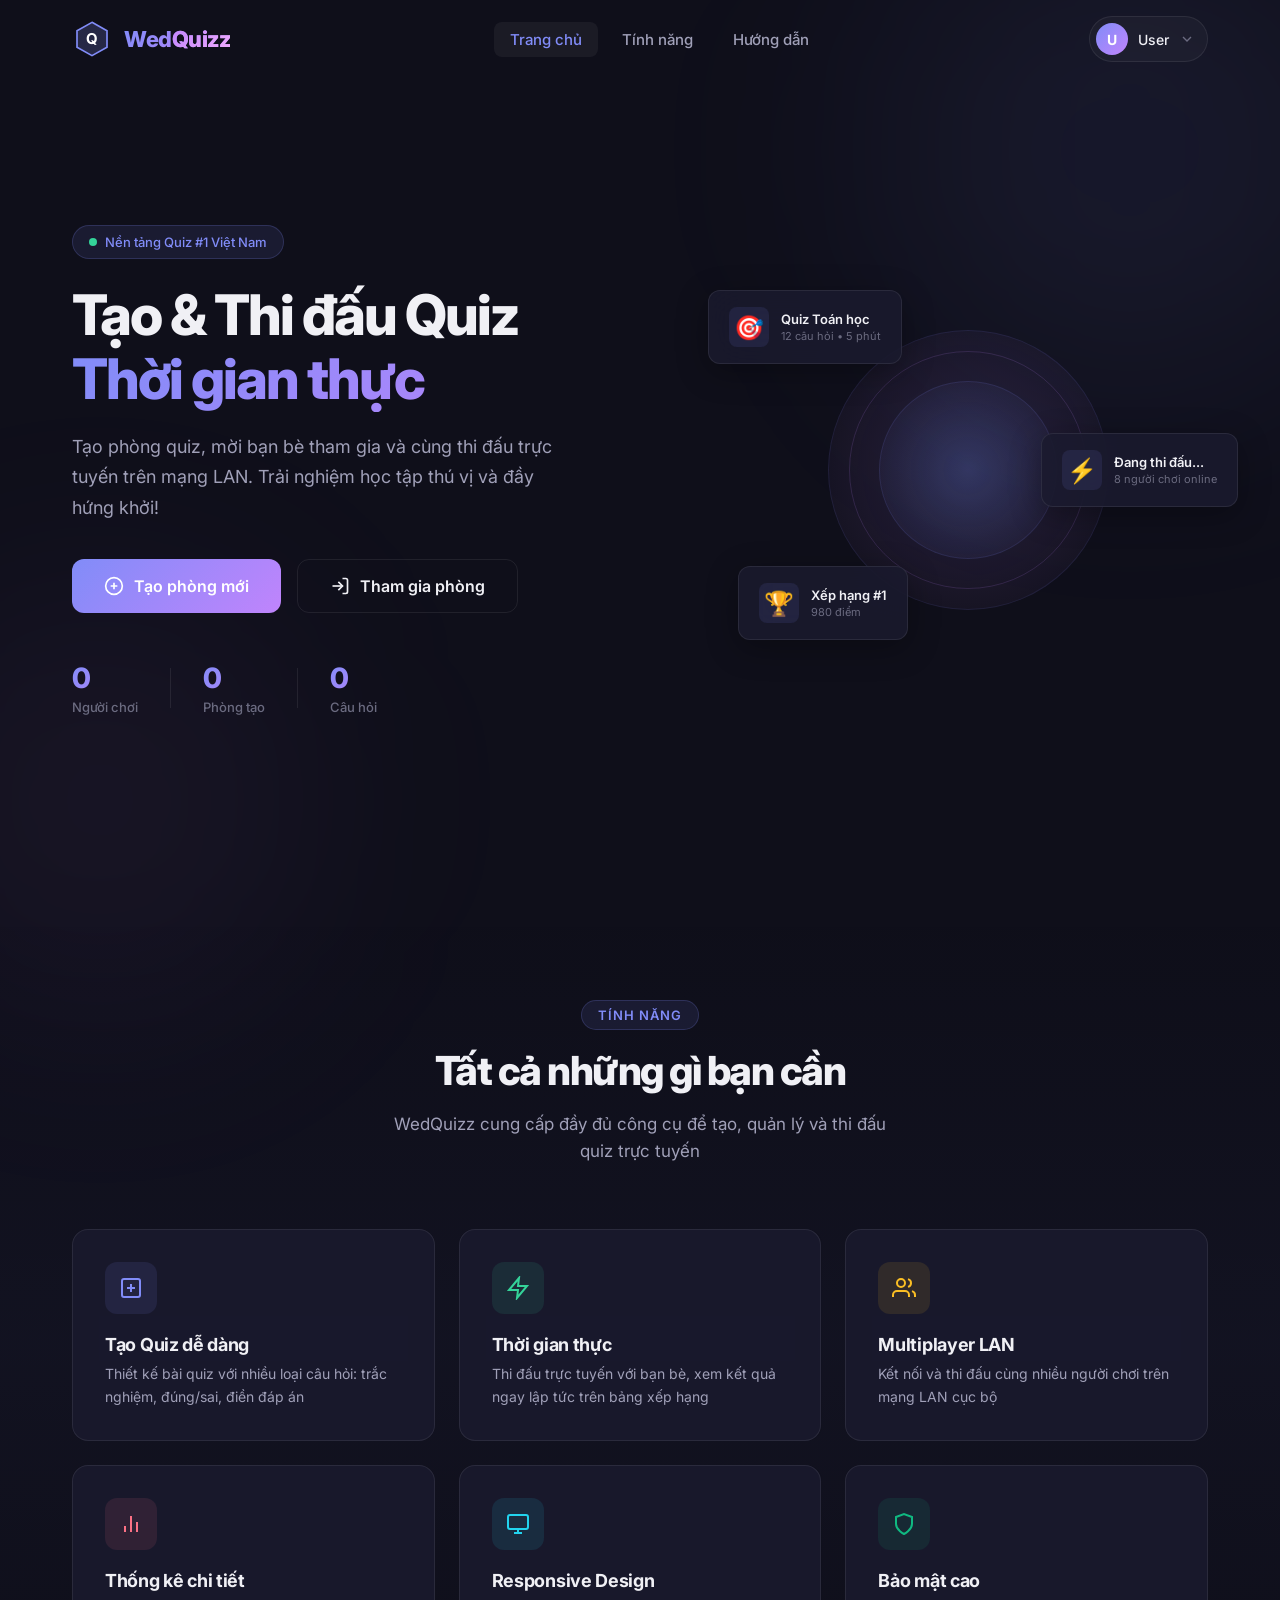
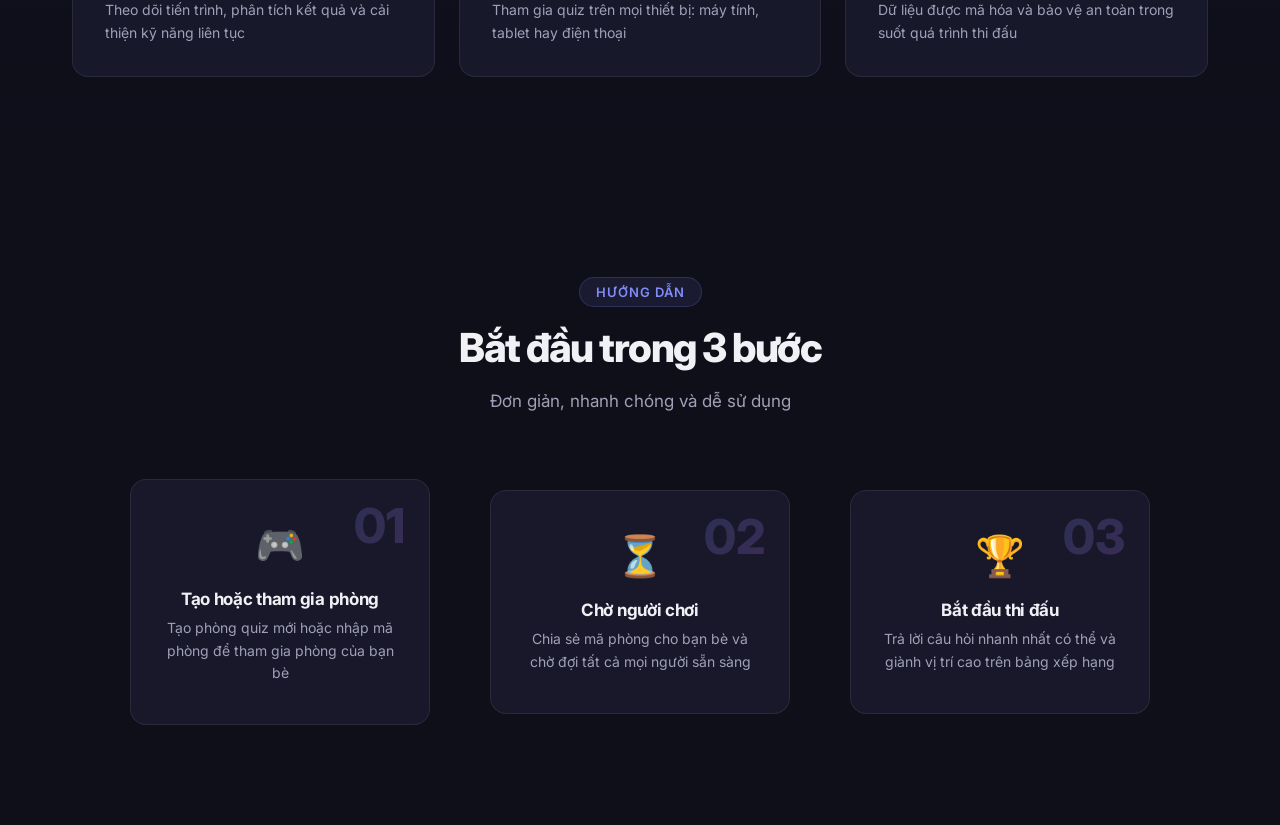
<file: Homepage/Homepage.html>
﻿<!DOCTYPE html>
<html lang="vi">
<head>
    <meta charset="UTF-8">
    <meta name="viewport" content="width=device-width, initial-scale=1.0">
    <meta name="description" content="WedQuizz - Trang chủ ứng dụng Quiz trực tuyến thời gian thực">
    <title>WedQuizz - Trang chủ</title>
    <link rel="preconnect" href="https://fonts.googleapis.com">
    <link rel="preconnect" href="https://fonts.gstatic.com" crossorigin>
    <link href="https://fonts.googleapis.com/css2?family=Inter:wght@300;400;500;600;700;800&display=swap" rel="stylesheet">
    <link rel="stylesheet" href="Homepage.css">
</head>
<body>
    
    <div class="bg-particles" id="bgParticles"></div>
    <div class="bg-glow bg-glow-1"></div>
    <div class="bg-glow bg-glow-2"></div>

    
    <nav class="navbar" id="navbar">
        <div class="nav-container">
            <a href="#" class="nav-logo">
                <div class="nav-logo-icon">
                    <svg viewBox="0 0 48 48" fill="none" xmlns="http://www.w3.org/2000/svg">
                        <path d="M24 4L42 14V34L24 44L6 34V14L24 4Z" fill="url(#navLogoGrad)" opacity="0.2"/>
                        <path d="M24 4L42 14V34L24 44L6 34V14L24 4Z" stroke="url(#navLogoGrad)" stroke-width="2"/>
                        <text x="24" y="30" text-anchor="middle" fill="white" font-size="18" font-weight="700" font-family="Inter">Q</text>
                        <defs>
                            <linearGradient id="navLogoGrad" x1="6" y1="4" x2="42" y2="44">
                                <stop stop-color="#818cf8"/>
                                <stop offset="1" stop-color="#c084fc"/>
                            </linearGradient>
                        </defs>
                    </svg>
                </div>
                <span class="nav-brand">Wed<span>Quizz</span></span>
            </a>
            <div class="nav-links">
                <a href="#" class="nav-link active">Trang chủ</a>
                <a href="#features" class="nav-link">Tính năng</a>
                <a href="#how-it-works" class="nav-link">Hướng dẫn</a>
            </div>
            <div class="nav-actions">
                <div class="user-menu" id="userMenu">
                    <div class="user-avatar" id="userAvatar">
                        <span id="avatarInitial">U</span>
                    </div>
                    <span class="user-name" id="userName">User</span>
                    <svg class="dropdown-arrow" viewBox="0 0 24 24" fill="none" stroke="currentColor" stroke-width="2">
                        <polyline points="6 9 12 15 18 9"/>
                    </svg>
                    <div class="dropdown-menu" id="dropdownMenu">
                        <a href="#" class="dropdown-item">
                            <svg viewBox="0 0 24 24" fill="none" stroke="currentColor" stroke-width="2"><path d="M20 21v-2a4 4 0 0 0-4-4H8a4 4 0 0 0-4 4v2"/><circle cx="12" cy="7" r="4"/></svg>
                            Hồ sơ
                        </a>
                        <a href="#" class="dropdown-item">
                            <svg viewBox="0 0 24 24" fill="none" stroke="currentColor" stroke-width="2"><circle cx="12" cy="12" r="3"/><path d="M19.4 15a1.65 1.65 0 0 0 .33 1.82l.06.06a2 2 0 0 1 0 2.83 2 2 0 0 1-2.83 0l-.06-.06a1.65 1.65 0 0 0-1.82-.33 1.65 1.65 0 0 0-1 1.51V21a2 2 0 0 1-2 2 2 2 0 0 1-2-2v-.09A1.65 1.65 0 0 0 9 19.4a1.65 1.65 0 0 0-1.82.33l-.06.06a2 2 0 0 1-2.83 0 2 2 0 0 1 0-2.83l.06-.06A1.65 1.65 0 0 0 4.68 15a1.65 1.65 0 0 0-1.51-1H3a2 2 0 0 1-2-2 2 2 0 0 1 2-2h.09A1.65 1.65 0 0 0 4.6 9a1.65 1.65 0 0 0-.33-1.82l-.06-.06a2 2 0 0 1 0-2.83 2 2 0 0 1 2.83 0l.06.06A1.65 1.65 0 0 0 9 4.68a1.65 1.65 0 0 0 1-1.51V3a2 2 0 0 1 2-2 2 2 0 0 1 2 2v.09a1.65 1.65 0 0 0 1 1.51 1.65 1.65 0 0 0 1.82-.33l.06-.06a2 2 0 0 1 2.83 0 2 2 0 0 1 0 2.83l-.06.06a1.65 1.65 0 0 0-.33 1.82V9a1.65 1.65 0 0 0 1.51 1H21a2 2 0 0 1 2 2 2 2 0 0 1-2 2h-.09a1.65 1.65 0 0 0-1.51 1z"/></svg>
                            Cài đặt
                        </a>
                        <div class="dropdown-divider"></div>
                        <a href="#" class="dropdown-item danger">
                            <svg viewBox="0 0 24 24" fill="none" stroke="currentColor" stroke-width="2"><path d="M9 21H5a2 2 0 0 1-2-2V5a2 2 0 0 1 2-2h4"/><polyline points="16 17 21 12 16 7"/><line x1="21" y1="12" x2="9" y2="12"/></svg>
                            Đăng xuất
                        </a>
                    </div>
                </div>
            </div>
            <button class="nav-mobile-toggle" id="mobileToggle">
                <span></span><span></span><span></span>
            </button>
        </div>
    </nav>

    
    <section class="hero" id="hero">
        <div class="hero-content">
            <div class="hero-badge">
                <span class="badge-dot"></span>
                <span>Nền tảng Quiz #1 Việt Nam</span>
            </div>
            <h1 class="hero-title">
                Tạo & Thi đấu Quiz
                <span class="gradient-text">Thời gian thực</span>
            </h1>
            <p class="hero-description">
                Tạo phòng quiz, mời bạn bè tham gia và cùng thi đấu trực tuyến trên mạng LAN. Trải nghiệm học tập thú vị và đầy hứng khởi!
            </p>
            <div class="hero-actions">
                <button class="btn-hero-primary" id="btnCreateRoom">
                    <svg viewBox="0 0 24 24" fill="none" stroke="currentColor" stroke-width="2"><circle cx="12" cy="12" r="10"/><line x1="12" y1="8" x2="12" y2="16"/><line x1="8" y1="12" x2="16" y2="12"/></svg>
                    Tạo phòng mới
                </button>
                <button class="btn-hero-secondary" id="btnJoinRoom">
                    <svg viewBox="0 0 24 24" fill="none" stroke="currentColor" stroke-width="2"><path d="M15 3h4a2 2 0 0 1 2 2v14a2 2 0 0 1-2 2h-4"/><polyline points="10 17 15 12 10 7"/><line x1="15" y1="12" x2="3" y2="12"/></svg>
                    Tham gia phòng
                </button>
            </div>
            <div class="hero-stats">
                <div class="stat-item">
                    <span class="stat-number" data-target="1250">0</span>
                    <span class="stat-label">Người chơi</span>
                </div>
                <div class="stat-divider"></div>
                <div class="stat-item">
                    <span class="stat-number" data-target="340">0</span>
                    <span class="stat-label">Phòng tạo</span>
                </div>
                <div class="stat-divider"></div>
                <div class="stat-item">
                    <span class="stat-number" data-target="5600">0</span>
                    <span class="stat-label">Câu hỏi</span>
                </div>
            </div>
        </div>
        <div class="hero-visual">
            <div class="floating-card card-1">
                <div class="mini-card-icon">🎯</div>
                <div class="mini-card-text">
                    <span class="mini-card-title">Quiz Toán học</span>
                    <span class="mini-card-sub">12 câu hỏi • 5 phút</span>
                </div>
            </div>
            <div class="floating-card card-2">
                <div class="mini-card-icon">⚡</div>
                <div class="mini-card-text">
                    <span class="mini-card-title">Đang thi đấu...</span>
                    <span class="mini-card-sub">8 người chơi online</span>
                </div>
            </div>
            <div class="floating-card card-3">
                <div class="mini-card-icon">🏆</div>
                <div class="mini-card-text">
                    <span class="mini-card-title">Xếp hạng #1</span>
                    <span class="mini-card-sub">980 điểm</span>
                </div>
            </div>
            <div class="hero-orb"></div>
        </div>
    </section>

    
    <section class="features-section" id="features">
        <div class="section-container">
            <div class="section-header">
                <span class="section-tag">Tính năng</span>
                <h2 class="section-title">Tất cả những gì bạn cần</h2>
                <p class="section-desc">WedQuizz cung cấp đầy đủ công cụ để tạo, quản lý và thi đấu quiz trực tuyến</p>
            </div>
            <div class="features-grid">
                <div class="feature-card">
                    <div class="feature-card-icon">
                        <svg viewBox="0 0 24 24" fill="none" stroke="currentColor" stroke-width="2"><rect x="3" y="3" width="18" height="18" rx="2" ry="2"/><line x1="12" y1="8" x2="12" y2="16"/><line x1="8" y1="12" x2="16" y2="12"/></svg>
                    </div>
                    <h3>Tạo Quiz dễ dàng</h3>
                    <p>Thiết kế bài quiz với nhiều loại câu hỏi: trắc nghiệm, đúng/sai, điền đáp án</p>
                </div>
                <div class="feature-card">
                    <div class="feature-card-icon accent-green">
                        <svg viewBox="0 0 24 24" fill="none" stroke="currentColor" stroke-width="2"><polygon points="13 2 3 14 12 14 11 22 21 10 12 10 13 2"/></svg>
                    </div>
                    <h3>Thời gian thực</h3>
                    <p>Thi đấu trực tuyến với bạn bè, xem kết quả ngay lập tức trên bảng xếp hạng</p>
                </div>
                <div class="feature-card">
                    <div class="feature-card-icon accent-amber">
                        <svg viewBox="0 0 24 24" fill="none" stroke="currentColor" stroke-width="2"><path d="M17 21v-2a4 4 0 0 0-4-4H5a4 4 0 0 0-4 4v2"/><circle cx="9" cy="7" r="4"/><path d="M23 21v-2a4 4 0 0 0-3-3.87"/><path d="M16 3.13a4 4 0 0 1 0 7.75"/></svg>
                    </div>
                    <h3>Multiplayer LAN</h3>
                    <p>Kết nối và thi đấu cùng nhiều người chơi trên mạng LAN cục bộ</p>
                </div>
                <div class="feature-card">
                    <div class="feature-card-icon accent-rose">
                        <svg viewBox="0 0 24 24" fill="none" stroke="currentColor" stroke-width="2"><line x1="18" y1="20" x2="18" y2="10"/><line x1="12" y1="20" x2="12" y2="4"/><line x1="6" y1="20" x2="6" y2="14"/></svg>
                    </div>
                    <h3>Thống kê chi tiết</h3>
                    <p>Theo dõi tiến trình, phân tích kết quả và cải thiện kỹ năng liên tục</p>
                </div>
                <div class="feature-card">
                    <div class="feature-card-icon accent-cyan">
                        <svg viewBox="0 0 24 24" fill="none" stroke="currentColor" stroke-width="2"><rect x="2" y="3" width="20" height="14" rx="2" ry="2"/><line x1="8" y1="21" x2="16" y2="21"/><line x1="12" y1="17" x2="12" y2="21"/></svg>
                    </div>
                    <h3>Responsive Design</h3>
                    <p>Tham gia quiz trên mọi thiết bị: máy tính, tablet hay điện thoại</p>
                </div>
                <div class="feature-card">
                    <div class="feature-card-icon accent-emerald">
                        <svg viewBox="0 0 24 24" fill="none" stroke="currentColor" stroke-width="2"><path d="M12 22s8-4 8-10V5l-8-3-8 3v7c0 6 8 10 8 10z"/></svg>
                    </div>
                    <h3>Bảo mật cao</h3>
                    <p>Dữ liệu được mã hóa và bảo vệ an toàn trong suốt quá trình thi đấu</p>
                </div>
            </div>
        </div>
    </section>

    
    <section class="how-section" id="how-it-works">
        <div class="section-container">
            <div class="section-header">
                <span class="section-tag">Hướng dẫn</span>
                <h2 class="section-title">Bắt đầu trong 3 bước</h2>
                <p class="section-desc">Đơn giản, nhanh chóng và dễ sử dụng</p>
            </div>
            <div class="steps-grid">
                <div class="step-card">
                    <div class="step-number">01</div>
                    <div class="step-icon">🎮</div>
                    <h3>Tạo hoặc tham gia phòng</h3>
                    <p>Tạo phòng quiz mới hoặc nhập mã phòng để tham gia phòng của bạn bè</p>
                </div>
                <div class="step-connector">
                    <svg viewBox="0 0 100 20" fill="none"><path d="M0 10h100" stroke="url(#connGrad)" stroke-width="2" stroke-dasharray="6 4"/><defs><linearGradient id="connGrad" x1="0" y1="0" x2="100" y2="0"><stop stop-color="#818cf8"/><stop offset="1" stop-color="#c084fc"/></linearGradient></defs></svg>
                </div>
                <div class="step-card">
                    <div class="step-number">02</div>
                    <div class="step-icon">⏳</div>
                    <h3>Chờ người chơi</h3>
                    <p>Chia sẻ mã phòng cho bạn bè và chờ đợi tất cả mọi người sẵn sàng</p>
                </div>
                <div class="step-connector">
                    <svg viewBox="0 0 100 20" fill="none"><path d="M0 10h100" stroke="url(#connGrad2)" stroke-width="2" stroke-dasharray="6 4"/><defs><linearGradient id="connGrad2" x1="0" y1="0" x2="100" y2="0"><stop stop-color="#818cf8"/><stop offset="1" stop-color="#c084fc"/></linearGradient></defs></svg>
                </div>
                <div class="step-card">
                    <div class="step-number">03</div>
                    <div class="step-icon">🏆</div>
                    <h3>Bắt đầu thi đấu</h3>
                    <p>Trả lời câu hỏi nhanh nhất có thể và giành vị trí cao trên bảng xếp hạng</p>
                </div>
            </div>
        </div>
    </section>

    
    <div class="modal-overlay" id="joinModal">
        <div class="modal-card">
            <button class="modal-close">&times;</button>
            <div class="modal-header">
                <div class="modal-icon">🚪</div>
                <h2>Tham gia phòng</h2>
                <p>Nhập mã phòng để tham gia quiz</p>
            </div>
            <form>
                <div class="input-group">
                    <label for="roomCode">Mã phòng</label>
                    <div class="input-wrapper">
                        <svg class="input-icon" viewBox="0 0 24 24" fill="none" stroke="currentColor" stroke-width="2">
                            <rect x="3" y="11" width="18" height="11" rx="2" ry="2"/>
                            <path d="M7 11V7a5 5 0 0 1 10 0v4"/>
                        </svg>
                        <input type="text" id="roomCode" placeholder="Nhập mã 6 ký tự" maxlength="6" required style="text-transform: uppercase; letter-spacing: 4px; font-weight: 700; font-size: 1.25rem;">
                    </div>
                </div>
                <button type="submit" class="btn-primary">
                    <span class="btn-text">Tham gia ngay</span>
                    <span class="btn-loader" style="display:none"></span>
                </button>
            </form>
        </div>
    </div>

    
    <div class="toast-container" id="toastContainer"></div>

    
</body>
</html>
</file>
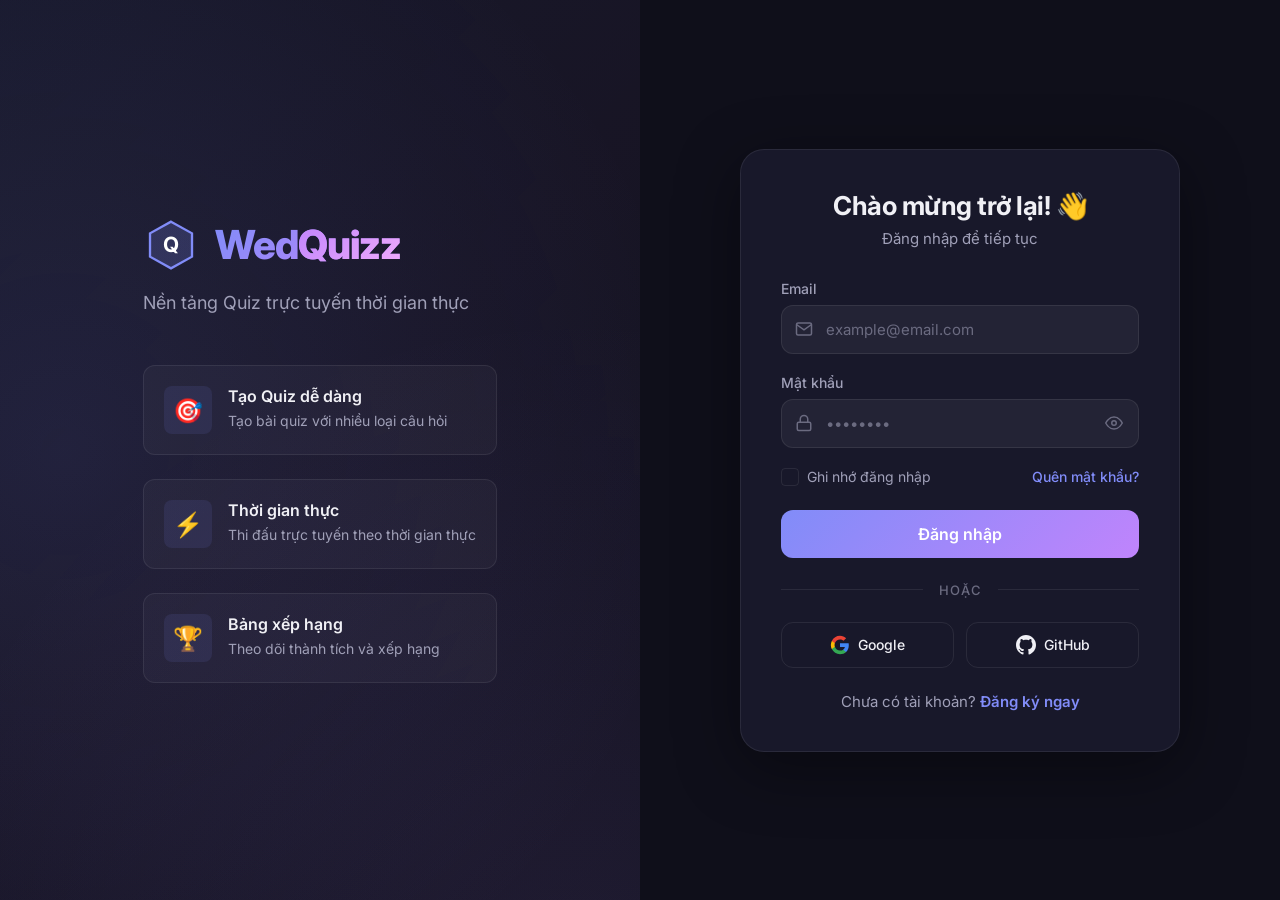
<file: Login/Login.html>
﻿<!DOCTYPE html>
<html lang="vi">
<head>
    <meta charset="UTF-8">
    <meta name="viewport" content="width=device-width, initial-scale=1.0">
    <meta name="description" content="WedQuizz - Ứng dụng Quiz trực tuyến thời gian thực">
    <title>WedQuizz - Đăng nhập</title>
    <link rel="preconnect" href="https://fonts.googleapis.com">
    <link rel="preconnect" href="https://fonts.gstatic.com" crossorigin>
    <link href="https://fonts.googleapis.com/css2?family=Inter:wght@300;400;500;600;700;800&display=swap" rel="stylesheet">
    <link rel="stylesheet" href="Login.css">
</head>
<body>
    
    <div class="bg-particles" id="bgParticles"></div>

    <div class="container">
        
        <div class="branding-side">
            <div class="brand-content">
                <div class="logo">
                    <div class="logo-icon">
                        <svg viewBox="0 0 48 48" fill="none" xmlns="http://www.w3.org/2000/svg">
                            <path d="M24 4L42 14V34L24 44L6 34V14L24 4Z" fill="url(#logoGrad)" opacity="0.2"/>
                            <path d="M24 4L42 14V34L24 44L6 34V14L24 4Z" stroke="url(#logoGrad)" stroke-width="2"/>
                            <text x="24" y="30" text-anchor="middle" fill="white" font-size="18" font-weight="700" font-family="Inter">Q</text>
                            <defs>
                                <linearGradient id="logoGrad" x1="6" y1="4" x2="42" y2="44">
                                    <stop stop-color="#818cf8"/>
                                    <stop offset="1" stop-color="#c084fc"/>
                                </linearGradient>
                            </defs>
                        </svg>
                    </div>
                    <h1 class="brand-name">Wed<span>Quizz</span></h1>
                </div>
                <p class="brand-tagline">Nền tảng Quiz trực tuyến thời gian thực</p>
                <div class="features">
                    <div class="feature-item">
                        <div class="feature-icon">🎯</div>
                        <div class="feature-text">
                            <h3>Tạo Quiz dễ dàng</h3>
                            <p>Tạo bài quiz với nhiều loại câu hỏi</p>
                        </div>
                    </div>
                    <div class="feature-item">
                        <div class="feature-icon">⚡</div>
                        <div class="feature-text">
                            <h3>Thời gian thực</h3>
                            <p>Thi đấu trực tuyến theo thời gian thực</p>
                        </div>
                    </div>
                    <div class="feature-item">
                        <div class="feature-icon">🏆</div>
                        <div class="feature-text">
                            <h3>Bảng xếp hạng</h3>
                            <p>Theo dõi thành tích và xếp hạng</p>
                        </div>
                    </div>
                </div>
            </div>
        </div>

        
        <div class="form-side">
            
            <div class="form-card" id="loginCard">
                <div class="form-header">
                    <h2>Chào mừng trở lại! 👋</h2>
                    <p>Đăng nhập để tiếp tục</p>
                </div>

                <form id="loginForm">
                    <div class="input-group">
                        <label for="loginEmail">Email</label>
                        <div class="input-wrapper">
                            <svg class="input-icon" viewBox="0 0 24 24" fill="none" stroke="currentColor" stroke-width="2">
                                <path d="M4 4h16c1.1 0 2 .9 2 2v12c0 1.1-.9 2-2 2H4c-1.1 0-2-.9-2-2V6c0-1.1.9-2 2-2z"/>
                                <polyline points="22,6 12,13 2,6"/>
                            </svg>
                            <input type="email" id="loginEmail" placeholder="example@email.com" required>
                        </div>
                    </div>

                    <div class="input-group">
                        <label for="loginPassword">Mật khẩu</label>
                        <div class="input-wrapper">
                            <svg class="input-icon" viewBox="0 0 24 24" fill="none" stroke="currentColor" stroke-width="2">
                                <rect x="3" y="11" width="18" height="11" rx="2" ry="2"/>
                                <path d="M7 11V7a5 5 0 0 1 10 0v4"/>
                            </svg>
                            <input type="password" id="loginPassword" placeholder="••••••••" required>
                            <button type="button" class="toggle-password">
                                <svg class="eye-open" viewBox="0 0 24 24" fill="none" stroke="currentColor" stroke-width="2">
                                    <path d="M1 12s4-8 11-8 11 8 11 8-4 8-11 8-11-8-11-8z"/>
                                    <circle cx="12" cy="12" r="3"/>
                                </svg>
                                <svg class="eye-closed" viewBox="0 0 24 24" fill="none" stroke="currentColor" stroke-width="2" style="display:none">
                                    <path d="M17.94 17.94A10.07 10.07 0 0 1 12 20c-7 0-11-8-11-8a18.45 18.45 0 0 1 5.06-5.94M9.9 4.24A9.12 9.12 0 0 1 12 4c7 0 11 8 11 8a18.5 18.5 0 0 1-2.16 3.19m-6.72-1.07a3 3 0 1 1-4.24-4.24"/>
                                    <line x1="1" y1="1" x2="23" y2="23"/>
                                </svg>
                            </button>
                        </div>
                    </div>

                    <div class="form-options">
                        <label class="remember-me">
                            <input type="checkbox" id="rememberMe">
                            <span class="checkmark"></span>
                            Ghi nhớ đăng nhập
                        </label>
                        <a href="#" class="forgot-link">Quên mật khẩu?</a>
                    </div>

                    <button type="submit" class="btn-primary" id="loginBtn">
                        <span class="btn-text">Đăng nhập</span>
                        <span class="btn-loader" style="display:none"></span>
                    </button>
                </form>

                <div class="divider">
                    <span>hoặc</span>
                </div>

                <div class="social-login">
                    <button class="btn-social btn-google">
                        <svg viewBox="0 0 24 24" width="20" height="20">
                            <path fill="#4285F4" d="M22.56 12.25c0-.78-.07-1.53-.2-2.25H12v4.26h5.92a5.06 5.06 0 0 1-2.2 3.32v2.77h3.57c2.08-1.92 3.28-4.74 3.28-8.1z"/>
                            <path fill="#34A853" d="M12 23c2.97 0 5.46-.98 7.28-2.66l-3.57-2.77c-.98.66-2.23 1.06-3.71 1.06-2.86 0-5.29-1.93-6.16-4.53H2.18v2.84C3.99 20.53 7.7 23 12 23z"/>
                            <path fill="#FBBC05" d="M5.84 14.09c-.22-.66-.35-1.36-.35-2.09s.13-1.43.35-2.09V7.07H2.18C1.43 8.55 1 10.22 1 12s.43 3.45 1.18 4.93l2.85-2.22.81-.62z"/>
                            <path fill="#EA4335" d="M12 5.38c1.62 0 3.06.56 4.21 1.64l3.15-3.15C17.45 2.09 14.97 1 12 1 7.7 1 3.99 3.47 2.18 7.07l3.66 2.84c.87-2.6 3.3-4.53 6.16-4.53z"/>
                        </svg>
                        Google
                    </button>
                    <button class="btn-social btn-github">
                        <svg viewBox="0 0 24 24" width="20" height="20" fill="currentColor">
                            <path d="M12 0c-6.626 0-12 5.373-12 12 0 5.302 3.438 9.8 8.207 11.387.599.111.793-.261.793-.577v-2.234c-3.338.726-4.033-1.416-4.033-1.416-.546-1.387-1.333-1.756-1.333-1.756-1.089-.745.083-.729.083-.729 1.205.084 1.839 1.237 1.839 1.237 1.07 1.834 2.807 1.304 3.492.997.107-.775.418-1.305.762-1.604-2.665-.305-5.467-1.334-5.467-5.931 0-1.311.469-2.381 1.236-3.221-.124-.303-.535-1.524.117-3.176 0 0 1.008-.322 3.301 1.23.957-.266 1.983-.399 3.003-.404 1.02.005 2.047.138 3.006.404 2.291-1.552 3.297-1.23 3.297-1.23.653 1.653.242 2.874.118 3.176.77.84 1.235 1.911 1.235 3.221 0 4.609-2.807 5.624-5.479 5.921.43.372.823 1.102.823 2.222v3.293c0 .319.192.694.801.576 4.765-1.589 8.199-6.086 8.199-11.386 0-6.627-5.373-12-12-12z"/>
                        </svg>
                        GitHub
                    </button>
                </div>

                <p class="form-footer">
                    Chưa có tài khoản? <a href="../Signup/Signup.html">Đăng ký ngay</a>
                </p>
            </div>


        </div>
    </div>

    
    <div class="toast-container" id="toastContainer"></div>

    
</body>
</html>
</file>
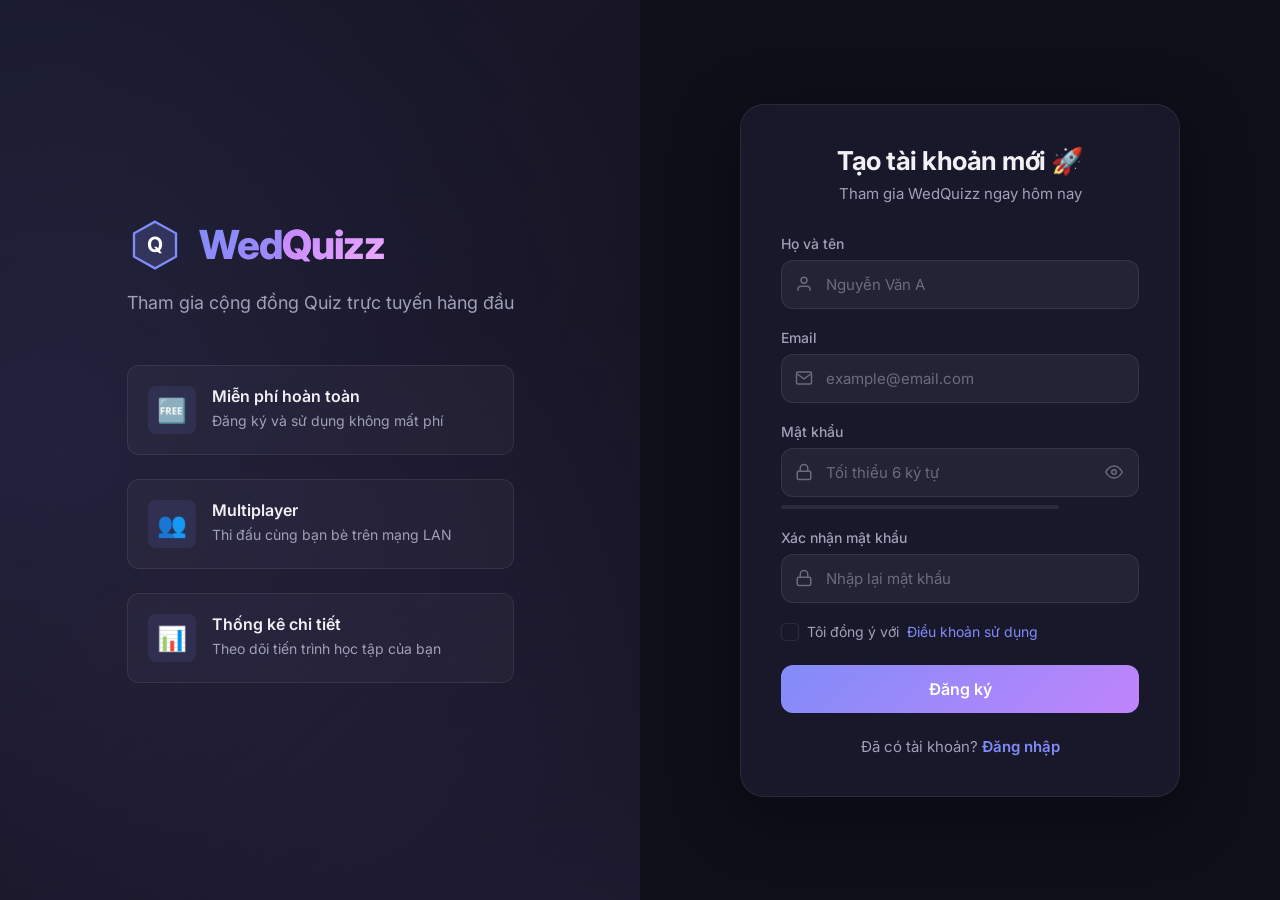
<file: Signup/Signup.html>
﻿<!DOCTYPE html>
<html lang="vi">
<head>
    <meta charset="UTF-8">
    <meta name="viewport" content="width=device-width, initial-scale=1.0">
    <meta name="description" content="WedQuizz - Đăng ký tài khoản mới">
    <title>WedQuizz - Đăng ký</title>
    <link rel="preconnect" href="https://fonts.googleapis.com">
    <link rel="preconnect" href="https://fonts.gstatic.com" crossorigin>
    <link href="https://fonts.googleapis.com/css2?family=Inter:wght@300;400;500;600;700;800&display=swap" rel="stylesheet">
    <link rel="stylesheet" href="Signup.css">
</head>
<body>
    
    <div class="bg-particles" id="bgParticles"></div>

    <div class="container">
        
        <div class="branding-side">
            <div class="brand-content">
                <div class="logo">
                    <div class="logo-icon">
                        <svg viewBox="0 0 48 48" fill="none" xmlns="http://www.w3.org/2000/svg">
                            <path d="M24 4L42 14V34L24 44L6 34V14L24 4Z" fill="url(#logoGrad)" opacity="0.2"/>
                            <path d="M24 4L42 14V34L24 44L6 34V14L24 4Z" stroke="url(#logoGrad)" stroke-width="2"/>
                            <text x="24" y="30" text-anchor="middle" fill="white" font-size="18" font-weight="700" font-family="Inter">Q</text>
                            <defs>
                                <linearGradient id="logoGrad" x1="6" y1="4" x2="42" y2="44">
                                    <stop stop-color="#818cf8"/>
                                    <stop offset="1" stop-color="#c084fc"/>
                                </linearGradient>
                            </defs>
                        </svg>
                    </div>
                    <h1 class="brand-name">Wed<span>Quizz</span></h1>
                </div>
                <p class="brand-tagline">Tham gia cộng đồng Quiz trực tuyến hàng đầu</p>
                <div class="features">
                    <div class="feature-item">
                        <div class="feature-icon">🆓</div>
                        <div class="feature-text">
                            <h3>Miễn phí hoàn toàn</h3>
                            <p>Đăng ký và sử dụng không mất phí</p>
                        </div>
                    </div>
                    <div class="feature-item">
                        <div class="feature-icon">👥</div>
                        <div class="feature-text">
                            <h3>Multiplayer</h3>
                            <p>Thi đấu cùng bạn bè trên mạng LAN</p>
                        </div>
                    </div>
                    <div class="feature-item">
                        <div class="feature-icon">📊</div>
                        <div class="feature-text">
                            <h3>Thống kê chi tiết</h3>
                            <p>Theo dõi tiến trình học tập của bạn</p>
                        </div>
                    </div>
                </div>
            </div>
        </div>

        
        <div class="form-side">
            <div class="form-card" id="signupCard">
                <div class="form-header">
                    <h2>Tạo tài khoản mới 🚀</h2>
                    <p>Tham gia WedQuizz ngay hôm nay</p>
                </div>

                <form id="signupForm">
                    <div class="input-group">
                        <label for="signupName">Họ và tên</label>
                        <div class="input-wrapper">
                            <svg class="input-icon" viewBox="0 0 24 24" fill="none" stroke="currentColor" stroke-width="2">
                                <path d="M20 21v-2a4 4 0 0 0-4-4H8a4 4 0 0 0-4 4v2"/>
                                <circle cx="12" cy="7" r="4"/>
                            </svg>
                            <input type="text" id="signupName" placeholder="Nguyễn Văn A" required>
                        </div>
                    </div>

                    <div class="input-group">
                        <label for="signupEmail">Email</label>
                        <div class="input-wrapper">
                            <svg class="input-icon" viewBox="0 0 24 24" fill="none" stroke="currentColor" stroke-width="2">
                                <path d="M4 4h16c1.1 0 2 .9 2 2v12c0 1.1-.9 2-2 2H4c-1.1 0-2-.9-2-2V6c0-1.1.9-2 2-2z"/>
                                <polyline points="22,6 12,13 2,6"/>
                            </svg>
                            <input type="email" id="signupEmail" placeholder="example@email.com" required>
                        </div>
                    </div>

                    <div class="input-group">
                        <label for="signupPassword">Mật khẩu</label>
                        <div class="input-wrapper">
                            <svg class="input-icon" viewBox="0 0 24 24" fill="none" stroke="currentColor" stroke-width="2">
                                <rect x="3" y="11" width="18" height="11" rx="2" ry="2"/>
                                <path d="M7 11V7a5 5 0 0 1 10 0v4"/>
                            </svg>
                            <input type="password" id="signupPassword" placeholder="Tối thiểu 6 ký tự" required minlength="6">
                            <button type="button" class="toggle-password">
                                <svg class="eye-open" viewBox="0 0 24 24" fill="none" stroke="currentColor" stroke-width="2">
                                    <path d="M1 12s4-8 11-8 11 8 11 8-4 8-11 8-11-8-11-8z"/>
                                    <circle cx="12" cy="12" r="3"/>
                                </svg>
                                <svg class="eye-closed" viewBox="0 0 24 24" fill="none" stroke="currentColor" stroke-width="2" style="display:none">
                                    <path d="M17.94 17.94A10.07 10.07 0 0 1 12 20c-7 0-11-8-11-8a18.45 18.45 0 0 1 5.06-5.94M9.9 4.24A9.12 9.12 0 0 1 12 4c7 0 11 8 11 8a18.5 18.5 0 0 1-2.16 3.19m-6.72-1.07a3 3 0 1 1-4.24-4.24"/>
                                    <line x1="1" y1="1" x2="23" y2="23"/>
                                </svg>
                            </button>
                        </div>
                        <div class="password-strength" id="passwordStrength">
                            <div class="strength-bar"><div class="strength-fill" id="strengthFill"></div></div>
                            <span class="strength-text" id="strengthText"></span>
                        </div>
                    </div>

                    <div class="input-group">
                        <label for="signupConfirmPassword">Xác nhận mật khẩu</label>
                        <div class="input-wrapper">
                            <svg class="input-icon" viewBox="0 0 24 24" fill="none" stroke="currentColor" stroke-width="2">
                                <rect x="3" y="11" width="18" height="11" rx="2" ry="2"/>
                                <path d="M7 11V7a5 5 0 0 1 10 0v4"/>
                            </svg>
                            <input type="password" id="signupConfirmPassword" placeholder="Nhập lại mật khẩu" required minlength="6">
                        </div>
                    </div>

                    <div class="form-options">
                        <label class="remember-me">
                            <input type="checkbox" id="agreeTerms" required>
                            <span class="checkmark"></span>
                            Tôi đồng ý với <a href="#">Điều khoản sử dụng</a>
                        </label>
                    </div>

                    <button type="submit" class="btn-primary" id="signupBtn">
                        <span class="btn-text">Đăng ký</span>
                        <span class="btn-loader" style="display:none"></span>
                    </button>
                </form>

                <p class="form-footer">
                    Đã có tài khoản? <a href="../Login/Login.html">Đăng nhập</a>
                </p>
            </div>
        </div>
    </div>

    
    <div class="toast-container" id="toastContainer"></div>

    
</body>
</html>
</file>
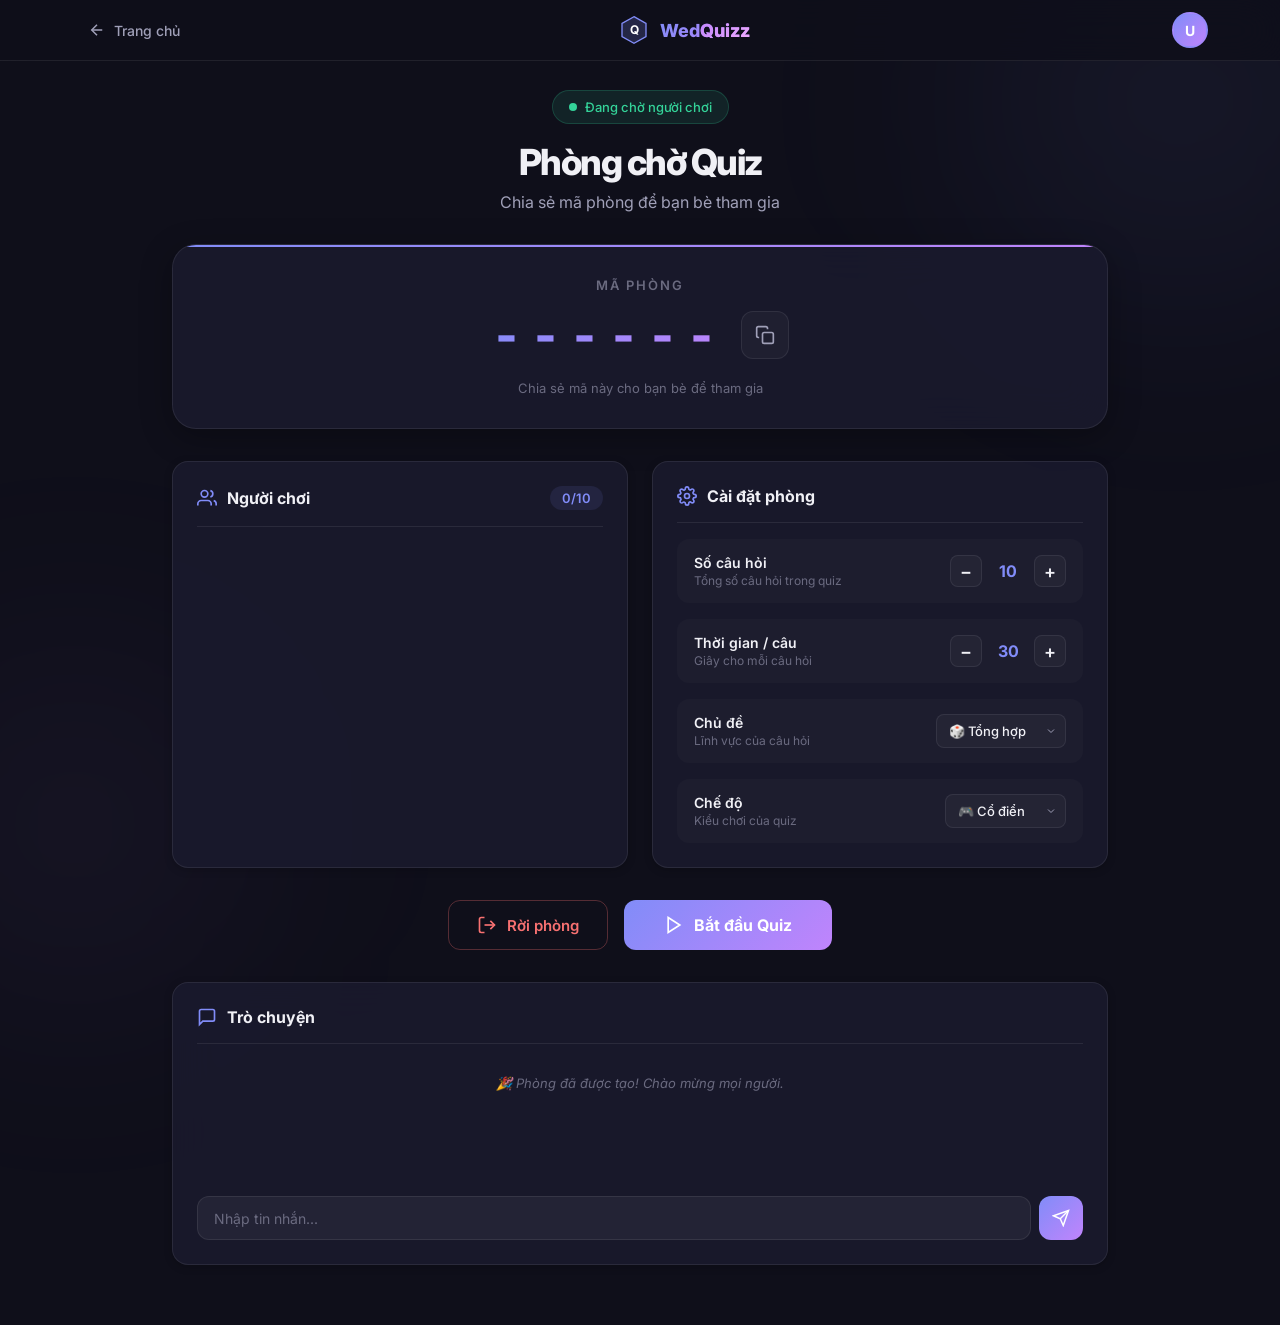
<file: Waitingroom/Waitingroom.html>
﻿<!DOCTYPE html>
<html lang="vi">
<head>
    <meta charset="UTF-8">
    <meta name="viewport" content="width=device-width, initial-scale=1.0">
    <meta name="description" content="WedQuizz - Phòng chờ quiz trực tuyến">
    <title>WedQuizz - Phòng chờ</title>
    <link rel="preconnect" href="https://fonts.googleapis.com">
    <link rel="preconnect" href="https://fonts.gstatic.com" crossorigin>
    <link href="https://fonts.googleapis.com/css2?family=Inter:wght@300;400;500;600;700;800&display=swap" rel="stylesheet">
    <link rel="stylesheet" href="Waitingroom.css">
</head>
<body>
    
    <div class="bg-particles" id="bgParticles"></div>
    <div class="bg-glow bg-glow-1"></div>
    <div class="bg-glow bg-glow-2"></div>

    
    <nav class="top-bar">
        <div class="top-bar-container">
            <a href="../Homepage/Homepage.html" class="back-btn" id="backBtn">
                <svg viewBox="0 0 24 24" fill="none" stroke="currentColor" stroke-width="2">
                    <line x1="19" y1="12" x2="5" y2="12"/>
                    <polyline points="12 19 5 12 12 5"/>
                </svg>
                <span>Trang chủ</span>
            </a>
            <div class="top-bar-logo">
                <div class="top-bar-logo-icon">
                    <svg viewBox="0 0 48 48" fill="none" xmlns="http://www.w3.org/2000/svg">
                        <path d="M24 4L42 14V34L24 44L6 34V14L24 4Z" fill="url(#tbLogoGrad)" opacity="0.2"/>
                        <path d="M24 4L42 14V34L24 44L6 34V14L24 4Z" stroke="url(#tbLogoGrad)" stroke-width="2"/>
                        <text x="24" y="30" text-anchor="middle" fill="white" font-size="18" font-weight="700" font-family="Inter">Q</text>
                        <defs>
                            <linearGradient id="tbLogoGrad" x1="6" y1="4" x2="42" y2="44">
                                <stop stop-color="#818cf8"/>
                                <stop offset="1" stop-color="#c084fc"/>
                            </linearGradient>
                        </defs>
                    </svg>
                </div>
                <span class="top-bar-brand">Wed<span>Quizz</span></span>
            </div>
            <div class="top-bar-user">
                <div class="user-avatar-sm" id="userAvatarSm">
                    <span id="avatarInitialSm">U</span>
                </div>
            </div>
        </div>
    </nav>

    
    <main class="waiting-main">
        
        <div class="room-header">
            <div class="room-status-badge">
                <span class="status-pulse"></span>
                <span>Đang chờ người chơi</span>
            </div>
            <h1 class="room-title">Phòng chờ Quiz</h1>
            <p class="room-subtitle">Chia sẻ mã phòng để bạn bè tham gia</p>
        </div>

        
        <div class="room-code-card">
            <div class="code-label">Mã phòng</div>
            <div class="code-display">
                <span class="code-text" id="roomCodeDisplay">------</span>
                <button class="code-copy-btn" id="copyCodeBtn">
                    <svg class="copy-icon" viewBox="0 0 24 24" fill="none" stroke="currentColor" stroke-width="2">
                        <rect x="9" y="9" width="13" height="13" rx="2" ry="2"/>
                        <path d="M5 15H4a2 2 0 0 1-2-2V4a2 2 0 0 1 2-2h9a2 2 0 0 1 2 2v1"/>
                    </svg>
                    <svg class="check-icon" viewBox="0 0 24 24" fill="none" stroke="currentColor" stroke-width="2" style="display:none">
                        <polyline points="20 6 9 17 4 12"/>
                    </svg>
                </button>
            </div>
            <div class="code-share">
                <span class="share-text">Chia sẻ mã này cho bạn bè để tham gia</span>
            </div>
        </div>

        
        <div class="waiting-grid">
            
            <div class="players-card">
                <div class="card-header">
                    <h2>
                        <svg viewBox="0 0 24 24" fill="none" stroke="currentColor" stroke-width="2">
                            <path d="M17 21v-2a4 4 0 0 0-4-4H5a4 4 0 0 0-4 4v2"/>
                            <circle cx="9" cy="7" r="4"/>
                            <path d="M23 21v-2a4 4 0 0 0-3-3.87"/>
                            <path d="M16 3.13a4 4 0 0 1 0 7.75"/>
                        </svg>
                        Người chơi
                    </h2>
                    <span class="player-count" id="playerCount">0/10</span>
                </div>
                <div class="players-list" id="playersList">
                    
                </div>
                <div class="players-empty" id="playersEmpty">
                    <div class="empty-icon">👥</div>
                    <p>Chưa có ai tham gia...</p>
                    <span>Chia sẻ mã phòng để mời bạn bè</span>
                </div>
            </div>

            
            <div class="settings-card">
                <div class="card-header">
                    <h2>
                        <svg viewBox="0 0 24 24" fill="none" stroke="currentColor" stroke-width="2">
                            <circle cx="12" cy="12" r="3"/>
                            <path d="M19.4 15a1.65 1.65 0 0 0 .33 1.82l.06.06a2 2 0 0 1 0 2.83 2 2 0 0 1-2.83 0l-.06-.06a1.65 1.65 0 0 0-1.82-.33 1.65 1.65 0 0 0-1 1.51V21a2 2 0 0 1-2 2 2 2 0 0 1-2-2v-.09A1.65 1.65 0 0 0 9 19.4a1.65 1.65 0 0 0-1.82.33l-.06.06a2 2 0 0 1-2.83 0 2 2 0 0 1 0-2.83l.06-.06A1.65 1.65 0 0 0 4.68 15a1.65 1.65 0 0 0-1.51-1H3a2 2 0 0 1-2-2 2 2 0 0 1 2-2h.09A1.65 1.65 0 0 0 4.6 9a1.65 1.65 0 0 0-.33-1.82l-.06-.06a2 2 0 0 1 0-2.83 2 2 0 0 1 2.83 0l.06.06A1.65 1.65 0 0 0 9 4.68a1.65 1.65 0 0 0 1-1.51V3a2 2 0 0 1 2-2 2 2 0 0 1 2 2v.09a1.65 1.65 0 0 0 1 1.51 1.65 1.65 0 0 0 1.82-.33l.06-.06a2 2 0 0 1 2.83 0 2 2 0 0 1 0 2.83l-.06.06a1.65 1.65 0 0 0-.33 1.82V9a1.65 1.65 0 0 0 1.51 1H21a2 2 0 0 1 2 2 2 2 0 0 1-2 2h-.09a1.65 1.65 0 0 0-1.51 1z"/>
                        </svg>
                        Cài đặt phòng
                    </h2>
                </div>
                <div class="settings-list">
                    <div class="setting-item">
                        <div class="setting-info">
                            <span class="setting-label">Số câu hỏi</span>
                            <span class="setting-desc">Tổng số câu hỏi trong quiz</span>
                        </div>
                        <div class="setting-control">
                            <button class="setting-btn">−</button>
                            <span class="setting-value" id="settingQuestions">10</span>
                            <button class="setting-btn">+</button>
                        </div>
                    </div>
                    <div class="setting-item">
                        <div class="setting-info">
                            <span class="setting-label">Thời gian / câu</span>
                            <span class="setting-desc">Giây cho mỗi câu hỏi</span>
                        </div>
                        <div class="setting-control">
                            <button class="setting-btn">−</button>
                            <span class="setting-value" id="settingTime">30</span>
                            <button class="setting-btn">+</button>
                        </div>
                    </div>
                    <div class="setting-item">
                        <div class="setting-info">
                            <span class="setting-label">Chủ đề</span>
                            <span class="setting-desc">Lĩnh vực của câu hỏi</span>
                        </div>
                        <div class="setting-select-wrapper">
                            <select class="setting-select" id="settingTopic">
                                <option value="mixed">🎲 Tổng hợp</option>
                                <option value="math">📐 Toán học</option>
                                <option value="science">🔬 Khoa học</option>
                                <option value="history">📜 Lịch sử</option>
                                <option value="geography">🌍 Địa lý</option>
                                <option value="literature">📚 Văn học</option>
                                <option value="tech">💻 Công nghệ</option>
                            </select>
                        </div>
                    </div>
                    <div class="setting-item">
                        <div class="setting-info">
                            <span class="setting-label">Chế độ</span>
                            <span class="setting-desc">Kiểu chơi của quiz</span>
                        </div>
                        <div class="setting-select-wrapper">
                            <select class="setting-select" id="settingMode">
                                <option value="classic">🎮 Cổ điển</option>
                                <option value="speed">⚡ Tốc độ</option>
                                <option value="team">👥 Đội nhóm</option>
                            </select>
                        </div>
                    </div>
                </div>
            </div>
        </div>

        
        <div class="waiting-actions">
            <button class="btn-leave" id="btnLeave">
                <svg viewBox="0 0 24 24" fill="none" stroke="currentColor" stroke-width="2">
                    <path d="M9 21H5a2 2 0 0 1-2-2V5a2 2 0 0 1 2-2h4"/>
                    <polyline points="16 17 21 12 16 7"/>
                    <line x1="21" y1="12" x2="9" y2="12"/>
                </svg>
                Rời phòng
            </button>
            <button class="btn-start" id="btnStart">
                <svg viewBox="0 0 24 24" fill="none" stroke="currentColor" stroke-width="2">
                    <polygon points="5 3 19 12 5 21 5 3"/>
                </svg>
                <span class="btn-text">Bắt đầu Quiz</span>
                <span class="btn-loader" style="display:none"></span>
            </button>
        </div>

        
        <div class="chat-card">
            <div class="card-header">
                <h2>
                    <svg viewBox="0 0 24 24" fill="none" stroke="currentColor" stroke-width="2">
                        <path d="M21 15a2 2 0 0 1-2 2H7l-4 4V5a2 2 0 0 1 2-2h14a2 2 0 0 1 2 2z"/>
                    </svg>
                    Trò chuyện
                </h2>
            </div>
            <div class="chat-messages" id="chatMessages">
                <div class="chat-system-msg">
                    <span>🎉 Phòng đã được tạo! Chào mừng mọi người.</span>
                </div>
            </div>
            <div class="chat-input-area">
                <input type="text" id="chatInput" placeholder="Nhập tin nhắn...">
                <button class="chat-send-btn">
                    <svg viewBox="0 0 24 24" fill="none" stroke="currentColor" stroke-width="2">
                        <line x1="22" y1="2" x2="11" y2="13"/>
                        <polygon points="22 2 15 22 11 13 2 9 22 2"/>
                    </svg>
                </button>
            </div>
        </div>
    </main>

    
    <div class="toast-container" id="toastContainer"></div>

    
</body>
</html>
</file>
<file: Homepage/Homepage.css>
﻿
:root {
    --bg-primary: #0f0f1a;
    --bg-secondary: #1a1a2e;
    --bg-card: rgba(26, 26, 46, 0.85);
    --bg-input: rgba(255, 255, 255, 0.05);
    --bg-input-focus: rgba(255, 255, 255, 0.08);

    --text-primary: #f0f0f5;
    --text-secondary: #a0a0b8;
    --text-muted: #6b6b80;

    --accent-primary: #818cf8;
    --accent-secondary: #c084fc;
    --accent-gradient: linear-gradient(135deg, #818cf8, #c084fc);
    --accent-glow: 0 0 20px rgba(129, 140, 248, 0.3);

    --border-color: rgba(255, 255, 255, 0.08);
    --border-focus: rgba(129, 140, 248, 0.5);

    --danger: #f87171;
    --success: #34d399;
    --warning: #fbbf24;

    --radius-sm: 8px;
    --radius-md: 12px;
    --radius-lg: 16px;
    --radius-xl: 24px;

    --shadow-sm: 0 2px 8px rgba(0, 0, 0, 0.2);
    --shadow-md: 0 8px 32px rgba(0, 0, 0, 0.3);
    --shadow-lg: 0 16px 64px rgba(0, 0, 0, 0.4);

    --transition-fast: 0.2s ease;
    --transition-normal: 0.3s ease;
    --transition-slow: 0.5s ease;
}

*, *::before, *::after {
    margin: 0;
    padding: 0;
    box-sizing: border-box;
}

html {
    font-size: 16px;
    -webkit-font-smoothing: antialiased;
    -moz-osx-font-smoothing: grayscale;
    scroll-behavior: smooth;
}

body {
    font-family: 'Inter', -apple-system, BlinkMacSystemFont, sans-serif;
    background: var(--bg-primary);
    color: var(--text-primary);
    min-height: 100vh;
    overflow-x: hidden;
    position: relative;
}

a {
    color: var(--accent-primary);
    text-decoration: none;
    transition: color var(--transition-fast);
}

a:hover {
    color: var(--accent-secondary);
}

.bg-particles {
    position: fixed;
    top: 0;
    left: 0;
    width: 100%;
    height: 100%;
    z-index: 0;
    overflow: hidden;
    pointer-events: none;
}

.bg-particles .particle {
    position: absolute;
    border-radius: 50%;
    animation: float linear infinite;
    opacity: 0;
}

@keyframes float {
    0% {
        opacity: 0;
        transform: translateY(100vh) scale(0);
    }
    10% { opacity: 1; }
    90% { opacity: 1; }
    100% {
        opacity: 0;
        transform: translateY(-10vh) scale(1);
    }
}

.bg-glow {
    position: fixed;
    border-radius: 50%;
    filter: blur(120px);
    pointer-events: none;
    z-index: 0;
}

.bg-glow-1 {
    width: 500px;
    height: 500px;
    background: rgba(129, 140, 248, 0.08);
    top: -100px;
    right: -100px;
    animation: glowPulse 8s ease-in-out infinite alternate;
}

.bg-glow-2 {
    width: 400px;
    height: 400px;
    background: rgba(192, 132, 252, 0.06);
    bottom: -100px;
    left: -100px;
    animation: glowPulse 10s ease-in-out infinite alternate-reverse;
}

@keyframes glowPulse {
    0% { opacity: 0.5; transform: scale(1); }
    100% { opacity: 1; transform: scale(1.2); }
}

.navbar {
    position: fixed;
    top: 0;
    left: 0;
    right: 0;
    z-index: 100;
    padding: 16px 0;
    transition: all var(--transition-normal);
}

.navbar.scrolled {
    background: rgba(15, 15, 26, 0.85);
    backdrop-filter: blur(20px);
    -webkit-backdrop-filter: blur(20px);
    border-bottom: 1px solid var(--border-color);
    padding: 10px 0;
}

.nav-container {
    max-width: 1200px;
    margin: 0 auto;
    padding: 0 32px;
    display: flex;
    align-items: center;
    justify-content: space-between;
}

.nav-logo {
    display: flex;
    align-items: center;
    gap: 12px;
    text-decoration: none;
}

.nav-logo-icon {
    width: 40px;
    height: 40px;
}

.nav-brand {
    font-size: 1.375rem;
    font-weight: 800;
    background: var(--accent-gradient);
    -webkit-background-clip: text;
    -webkit-text-fill-color: transparent;
    background-clip: text;
    letter-spacing: -0.5px;
}

.nav-brand span {
    background: linear-gradient(135deg, #c084fc, #f0abfc);
    -webkit-background-clip: text;
    background-clip: text;
}

.nav-links {
    display: flex;
    align-items: center;
    gap: 8px;
}

.nav-link {
    padding: 8px 16px;
    font-size: 0.9375rem;
    font-weight: 500;
    color: var(--text-secondary);
    border-radius: var(--radius-sm);
    transition: all var(--transition-fast);
    text-decoration: none;
}

.nav-link:hover,
.nav-link.active {
    color: var(--text-primary);
    background: rgba(255, 255, 255, 0.05);
}

.nav-link.active {
    color: var(--accent-primary);
}

.nav-actions {
    position: relative;
}

.user-menu {
    display: flex;
    align-items: center;
    gap: 10px;
    padding: 6px 12px 6px 6px;
    border-radius: 50px;
    border: 1px solid var(--border-color);
    background: rgba(255, 255, 255, 0.03);
    cursor: pointer;
    transition: all var(--transition-fast);
    position: relative;
}

.user-menu:hover {
    background: rgba(255, 255, 255, 0.06);
    border-color: rgba(129, 140, 248, 0.3);
}

.user-avatar {
    width: 32px;
    height: 32px;
    border-radius: 50%;
    background: var(--accent-gradient);
    display: flex;
    align-items: center;
    justify-content: center;
    font-weight: 700;
    font-size: 0.875rem;
    color: white;
}

.user-name {
    font-size: 0.875rem;
    font-weight: 500;
    color: var(--text-primary);
}

.dropdown-arrow {
    width: 16px;
    height: 16px;
    color: var(--text-muted);
    transition: transform var(--transition-fast);
}

.user-menu:hover .dropdown-arrow {
    transform: rotate(180deg);
}

.dropdown-menu {
    position: absolute;
    top: calc(100% + 8px);
    right: 0;
    min-width: 200px;
    background: var(--bg-secondary);
    border: 1px solid var(--border-color);
    border-radius: var(--radius-md);
    padding: 8px;
    box-shadow: var(--shadow-lg);
    opacity: 0;
    visibility: hidden;
    transform: translateY(-8px);
    transition: all var(--transition-fast);
    z-index: 200;
}

.user-menu:hover .dropdown-menu {
    opacity: 1;
    visibility: visible;
    transform: translateY(0);
}

.dropdown-item {
    display: flex;
    align-items: center;
    gap: 10px;
    padding: 10px 12px;
    font-size: 0.875rem;
    color: var(--text-secondary);
    border-radius: var(--radius-sm);
    transition: all var(--transition-fast);
    text-decoration: none;
}

.dropdown-item svg {
    width: 16px;
    height: 16px;
    flex-shrink: 0;
}

.dropdown-item:hover {
    background: rgba(255, 255, 255, 0.05);
    color: var(--text-primary);
}

.dropdown-item.danger:hover {
    background: rgba(248, 113, 113, 0.1);
    color: var(--danger);
}

.dropdown-divider {
    height: 1px;
    background: var(--border-color);
    margin: 8px 0;
}

.nav-mobile-toggle {
    display: none;
    flex-direction: column;
    gap: 5px;
    background: none;
    border: none;
    cursor: pointer;
    padding: 4px;
}

.nav-mobile-toggle span {
    width: 22px;
    height: 2px;
    background: var(--text-primary);
    border-radius: 2px;
    transition: all var(--transition-fast);
}

.hero {
    min-height: 100vh;
    display: flex;
    align-items: center;
    justify-content: center;
    padding: 120px 32px 80px;
    position: relative;
    z-index: 1;
    gap: 60px;
    max-width: 1200px;
    margin: 0 auto;
}

.hero-content {
    flex: 1;
    max-width: 600px;
}

.hero-badge {
    display: inline-flex;
    align-items: center;
    gap: 8px;
    padding: 8px 16px;
    border-radius: 50px;
    background: rgba(129, 140, 248, 0.1);
    border: 1px solid rgba(129, 140, 248, 0.2);
    font-size: 0.8125rem;
    font-weight: 500;
    color: var(--accent-primary);
    margin-bottom: 24px;
    animation: fadeInUp 0.6s ease;
}

.badge-dot {
    width: 8px;
    height: 8px;
    border-radius: 50%;
    background: var(--success);
    animation: pulse 2s ease-in-out infinite;
}

@keyframes pulse {
    0%, 100% { opacity: 1; transform: scale(1); }
    50% { opacity: 0.5; transform: scale(0.8); }
}

.hero-title {
    font-size: 3.5rem;
    font-weight: 800;
    line-height: 1.15;
    letter-spacing: -2px;
    margin-bottom: 20px;
    animation: fadeInUp 0.6s ease 0.1s both;
}

.gradient-text {
    display: block;
    background: var(--accent-gradient);
    -webkit-background-clip: text;
    -webkit-text-fill-color: transparent;
    background-clip: text;
}

.hero-description {
    font-size: 1.125rem;
    color: var(--text-secondary);
    line-height: 1.7;
    margin-bottom: 36px;
    max-width: 480px;
    animation: fadeInUp 0.6s ease 0.2s both;
}

.hero-actions {
    display: flex;
    gap: 16px;
    margin-bottom: 48px;
    animation: fadeInUp 0.6s ease 0.3s both;
}

.btn-hero-primary {
    display: flex;
    align-items: center;
    gap: 10px;
    padding: 16px 32px;
    background: var(--accent-gradient);
    border: none;
    border-radius: var(--radius-md);
    color: white;
    font-size: 1rem;
    font-weight: 600;
    font-family: inherit;
    cursor: pointer;
    transition: all var(--transition-normal);
    position: relative;
    overflow: hidden;
}

.btn-hero-primary::before {
    content: '';
    position: absolute;
    top: 0;
    left: -100%;
    width: 100%;
    height: 100%;
    background: linear-gradient(90deg, transparent, rgba(255,255,255,0.15), transparent);
    transition: left 0.5s ease;
}

.btn-hero-primary:hover {
    transform: translateY(-3px);
    box-shadow: var(--accent-glow), 0 12px 32px rgba(129, 140, 248, 0.3);
}

.btn-hero-primary:hover::before {
    left: 100%;
}

.btn-hero-primary svg,
.btn-hero-secondary svg {
    width: 20px;
    height: 20px;
}

.btn-hero-secondary {
    display: flex;
    align-items: center;
    gap: 10px;
    padding: 16px 32px;
    background: transparent;
    border: 1.5px solid var(--border-color);
    border-radius: var(--radius-md);
    color: var(--text-primary);
    font-size: 1rem;
    font-weight: 600;
    font-family: inherit;
    cursor: pointer;
    transition: all var(--transition-normal);
}

.btn-hero-secondary:hover {
    background: rgba(255, 255, 255, 0.05);
    border-color: rgba(129, 140, 248, 0.4);
    transform: translateY(-3px);
}

.hero-stats {
    display: flex;
    align-items: center;
    gap: 32px;
    animation: fadeInUp 0.6s ease 0.4s both;
}

.stat-item {
    display: flex;
    flex-direction: column;
    gap: 4px;
}

.stat-number {
    font-size: 1.75rem;
    font-weight: 800;
    background: var(--accent-gradient);
    -webkit-background-clip: text;
    -webkit-text-fill-color: transparent;
    background-clip: text;
}

.stat-label {
    font-size: 0.8125rem;
    color: var(--text-muted);
    font-weight: 500;
}

.stat-divider {
    width: 1px;
    height: 40px;
    background: var(--border-color);
}

.hero-visual {
    flex: 1;
    max-width: 480px;
    position: relative;
    min-height: 400px;
    display: flex;
    align-items: center;
    justify-content: center;
}

.hero-orb {
    width: 280px;
    height: 280px;
    border-radius: 50%;
    background: radial-gradient(circle, rgba(129, 140, 248, 0.15), rgba(192, 132, 252, 0.08), transparent);
    border: 1px solid rgba(129, 140, 248, 0.1);
    animation: orbFloat 6s ease-in-out infinite;
    position: relative;
}

.hero-orb::before {
    content: '';
    position: absolute;
    inset: 20px;
    border-radius: 50%;
    border: 1px solid rgba(192, 132, 252, 0.15);
    animation: orbFloat 4s ease-in-out infinite reverse;
}

.hero-orb::after {
    content: '';
    position: absolute;
    inset: 50px;
    border-radius: 50%;
    background: radial-gradient(circle, rgba(129, 140, 248, 0.2), transparent);
    border: 1px solid rgba(129, 140, 248, 0.12);
    animation: orbFloat 5s ease-in-out infinite;
}

@keyframes orbFloat {
    0%, 100% { transform: translateY(0) rotate(0deg); }
    50% { transform: translateY(-20px) rotate(5deg); }
}

.floating-card {
    position: absolute;
    background: var(--bg-card);
    backdrop-filter: blur(20px);
    -webkit-backdrop-filter: blur(20px);
    border: 1px solid var(--border-color);
    border-radius: var(--radius-md);
    padding: 16px 20px;
    display: flex;
    align-items: center;
    gap: 12px;
    box-shadow: var(--shadow-md);
    z-index: 2;
    animation: cardFloat 5s ease-in-out infinite;
}

.card-1 {
    top: 20px;
    left: -20px;
    animation-delay: 0s;
}

.card-2 {
    top: 50%;
    right: -30px;
    transform: translateY(-50%);
    animation-delay: 1.5s;
}

.card-3 {
    bottom: 30px;
    left: 10px;
    animation-delay: 3s;
}

@keyframes cardFloat {
    0%, 100% { transform: translateY(0); }
    50% { transform: translateY(-10px); }
}

.mini-card-icon {
    font-size: 1.5rem;
    width: 40px;
    height: 40px;
    display: flex;
    align-items: center;
    justify-content: center;
    border-radius: var(--radius-sm);
    background: rgba(129, 140, 248, 0.1);
    flex-shrink: 0;
}

.mini-card-text {
    display: flex;
    flex-direction: column;
    gap: 2px;
}

.mini-card-title {
    font-size: 0.8125rem;
    font-weight: 600;
    color: var(--text-primary);
    white-space: nowrap;
}

.mini-card-sub {
    font-size: 0.6875rem;
    color: var(--text-muted);
    white-space: nowrap;
}

@keyframes fadeInUp {
    from {
        opacity: 0;
        transform: translateY(20px);
    }
    to {
        opacity: 1;
        transform: translateY(0);
    }
}

.section-container {
    max-width: 1200px;
    margin: 0 auto;
    padding: 100px 32px;
    position: relative;
    z-index: 1;
}

.section-header {
    text-align: center;
    margin-bottom: 64px;
}

.section-tag {
    display: inline-block;
    padding: 6px 16px;
    border-radius: 50px;
    background: rgba(129, 140, 248, 0.1);
    border: 1px solid rgba(129, 140, 248, 0.2);
    font-size: 0.8125rem;
    font-weight: 600;
    color: var(--accent-primary);
    margin-bottom: 16px;
    text-transform: uppercase;
    letter-spacing: 1px;
}

.section-title {
    font-size: 2.5rem;
    font-weight: 800;
    letter-spacing: -1.5px;
    margin-bottom: 16px;
}

.section-desc {
    font-size: 1.0625rem;
    color: var(--text-secondary);
    max-width: 500px;
    margin: 0 auto;
    line-height: 1.6;
}

.features-section {
    position: relative;
}

.features-section::before {
    content: '';
    position: absolute;
    inset: 0;
    background: linear-gradient(180deg, transparent 0%, rgba(129, 140, 248, 0.03) 50%, transparent 100%);
    pointer-events: none;
}

.features-grid {
    display: grid;
    grid-template-columns: repeat(3, 1fr);
    gap: 24px;
}

.feature-card {
    padding: 32px;
    background: var(--bg-card);
    backdrop-filter: blur(10px);
    border: 1px solid var(--border-color);
    border-radius: var(--radius-lg);
    transition: all var(--transition-normal);
    position: relative;
    overflow: hidden;
}

.feature-card::before {
    content: '';
    position: absolute;
    top: 0;
    left: 0;
    right: 0;
    height: 2px;
    background: var(--accent-gradient);
    opacity: 0;
    transition: opacity var(--transition-normal);
}

.feature-card:hover {
    transform: translateY(-6px);
    border-color: rgba(129, 140, 248, 0.2);
    box-shadow: 0 20px 40px rgba(0, 0, 0, 0.3);
}

.feature-card:hover::before {
    opacity: 1;
}

.feature-card-icon {
    width: 52px;
    height: 52px;
    border-radius: var(--radius-md);
    background: rgba(129, 140, 248, 0.1);
    display: flex;
    align-items: center;
    justify-content: center;
    margin-bottom: 20px;
}

.feature-card-icon svg {
    width: 24px;
    height: 24px;
    color: var(--accent-primary);
}

.feature-card-icon.accent-green {
    background: rgba(52, 211, 153, 0.1);
}
.feature-card-icon.accent-green svg { color: #34d399; }

.feature-card-icon.accent-amber {
    background: rgba(251, 191, 36, 0.1);
}
.feature-card-icon.accent-amber svg { color: #fbbf24; }

.feature-card-icon.accent-rose {
    background: rgba(251, 113, 133, 0.1);
}
.feature-card-icon.accent-rose svg { color: #fb7185; }

.feature-card-icon.accent-cyan {
    background: rgba(34, 211, 238, 0.1);
}
.feature-card-icon.accent-cyan svg { color: #22d3ee; }

.feature-card-icon.accent-emerald {
    background: rgba(16, 185, 129, 0.1);
}
.feature-card-icon.accent-emerald svg { color: #10b981; }

.feature-card h3 {
    font-size: 1.125rem;
    font-weight: 700;
    margin-bottom: 8px;
    letter-spacing: -0.3px;
}

.feature-card p {
    font-size: 0.875rem;
    color: var(--text-secondary);
    line-height: 1.6;
}

.how-section {
    position: relative;
}

.steps-grid {
    display: flex;
    align-items: center;
    justify-content: center;
    gap: 0;
}

.step-card {
    flex: 1;
    max-width: 300px;
    text-align: center;
    padding: 40px 32px;
    background: var(--bg-card);
    backdrop-filter: blur(10px);
    border: 1px solid var(--border-color);
    border-radius: var(--radius-lg);
    transition: all var(--transition-normal);
    position: relative;
}

.step-card:hover {
    transform: translateY(-6px);
    border-color: rgba(129, 140, 248, 0.2);
    box-shadow: 0 20px 40px rgba(0, 0, 0, 0.3);
}

.step-number {
    font-size: 3rem;
    font-weight: 800;
    background: var(--accent-gradient);
    -webkit-background-clip: text;
    -webkit-text-fill-color: transparent;
    background-clip: text;
    opacity: 0.2;
    position: absolute;
    top: 16px;
    right: 24px;
}

.step-icon {
    font-size: 2.5rem;
    margin-bottom: 20px;
}

.step-card h3 {
    font-size: 1.0625rem;
    font-weight: 700;
    margin-bottom: 8px;
    letter-spacing: -0.3px;
}

.step-card p {
    font-size: 0.875rem;
    color: var(--text-secondary);
    line-height: 1.6;
}

.step-connector {
    width: 60px;
    flex-shrink: 0;
    display: flex;
    align-items: center;
    justify-content: center;
    opacity: 0.5;
}

.modal-overlay {
    position: fixed;
    inset: 0;
    background: rgba(0, 0, 0, 0.6);
    backdrop-filter: blur(8px);
    -webkit-backdrop-filter: blur(8px);
    display: flex;
    align-items: center;
    justify-content: center;
    z-index: 500;
    opacity: 0;
    visibility: hidden;
    transition: all var(--transition-normal);
}

.modal-overlay.active {
    opacity: 1;
    visibility: visible;
}

.modal-card {
    width: 100%;
    max-width: 420px;
    background: var(--bg-secondary);
    border: 1px solid var(--border-color);
    border-radius: var(--radius-xl);
    padding: 40px;
    box-shadow: var(--shadow-lg);
    position: relative;
    transform: translateY(20px) scale(0.95);
    transition: all var(--transition-normal);
}

.modal-overlay.active .modal-card {
    transform: translateY(0) scale(1);
}

.modal-close {
    position: absolute;
    top: 16px;
    right: 20px;
    background: none;
    border: none;
    color: var(--text-muted);
    font-size: 1.5rem;
    cursor: pointer;
    width: 36px;
    height: 36px;
    border-radius: 50%;
    display: flex;
    align-items: center;
    justify-content: center;
    transition: all var(--transition-fast);
}

.modal-close:hover {
    background: rgba(255, 255, 255, 0.05);
    color: var(--text-primary);
}

.modal-header {
    text-align: center;
    margin-bottom: 32px;
}

.modal-icon {
    font-size: 2.5rem;
    margin-bottom: 16px;
}

.modal-header h2 {
    font-size: 1.5rem;
    font-weight: 700;
    margin-bottom: 8px;
}

.modal-header p {
    color: var(--text-secondary);
    font-size: 0.9375rem;
}

.input-group {
    margin-bottom: 24px;
}

.input-group label {
    display: block;
    font-size: 0.875rem;
    font-weight: 500;
    color: var(--text-secondary);
    margin-bottom: 8px;
}

.input-wrapper {
    position: relative;
    display: flex;
    align-items: center;
}

.input-icon {
    position: absolute;
    left: 14px;
    width: 18px;
    height: 18px;
    color: var(--text-muted);
    transition: color var(--transition-fast);
    pointer-events: none;
}

.input-wrapper input {
    width: 100%;
    padding: 14px 14px 14px 44px;
    background: var(--bg-input);
    border: 1.5px solid var(--border-color);
    border-radius: var(--radius-md);
    color: var(--text-primary);
    font-size: 0.9375rem;
    font-family: inherit;
    transition: all var(--transition-fast);
    outline: none;
}

.input-wrapper input::placeholder {
    color: var(--text-muted);
}

.input-wrapper input:focus {
    background: var(--bg-input-focus);
    border-color: var(--border-focus);
    box-shadow: 0 0 0 3px rgba(129, 140, 248, 0.1);
}

.input-wrapper:focus-within .input-icon {
    color: var(--accent-primary);
}

.btn-primary {
    width: 100%;
    padding: 14px 24px;
    background: var(--accent-gradient);
    border: none;
    border-radius: var(--radius-md);
    color: white;
    font-size: 1rem;
    font-weight: 600;
    font-family: inherit;
    cursor: pointer;
    position: relative;
    overflow: hidden;
    transition: all var(--transition-normal);
    display: flex;
    align-items: center;
    justify-content: center;
    gap: 8px;
}

.btn-primary::before {
    content: '';
    position: absolute;
    top: 0;
    left: -100%;
    width: 100%;
    height: 100%;
    background: linear-gradient(90deg, transparent, rgba(255, 255, 255, 0.15), transparent);
    transition: left 0.5s ease;
}

.btn-primary:hover {
    transform: translateY(-2px);
    box-shadow: var(--accent-glow), 0 8px 24px rgba(129, 140, 248, 0.25);
}

.btn-primary:hover::before {
    left: 100%;
}

.btn-loader {
    width: 20px;
    height: 20px;
    border: 2px solid rgba(255, 255, 255, 0.3);
    border-top-color: white;
    border-radius: 50%;
    animation: spin 0.6s linear infinite;
}

@keyframes spin {
    to { transform: rotate(360deg); }
}

.toast-container {
    position: fixed;
    top: 24px;
    right: 24px;
    z-index: 1000;
    display: flex;
    flex-direction: column;
    gap: 12px;
}

.toast {
    min-width: 320px;
    padding: 16px 20px;
    border-radius: var(--radius-md);
    background: var(--bg-card);
    backdrop-filter: blur(20px);
    border: 1px solid var(--border-color);
    box-shadow: var(--shadow-md);
    display: flex;
    align-items: center;
    gap: 12px;
    animation: toastIn 0.4s cubic-bezier(0.16, 1, 0.3, 1);
    cursor: pointer;
    transition: all var(--transition-fast);
}

.toast:hover { transform: translateX(-4px); }

.toast.toast-out {
    animation: toastOut 0.3s cubic-bezier(0.16, 1, 0.3, 1) forwards;
}

@keyframes toastIn {
    from { opacity: 0; transform: translateX(100px); }
    to { opacity: 1; transform: translateX(0); }
}

@keyframes toastOut {
    from { opacity: 1; transform: translateX(0); }
    to { opacity: 0; transform: translateX(100px); }
}

.toast-icon { font-size: 1.25rem; flex-shrink: 0; }
.toast-message { font-size: 0.875rem; color: var(--text-primary); line-height: 1.4; }

.toast.success { border-left: 3px solid var(--success); }
.toast.error { border-left: 3px solid var(--danger); }
.toast.warning { border-left: 3px solid var(--warning); }
.toast.info { border-left: 3px solid var(--accent-primary); }

@media (max-width: 1024px) {
    .hero {
        flex-direction: column;
        text-align: center;
        padding-top: 100px;
        gap: 40px;
    }

    .hero-content {
        max-width: 100%;
    }

    .hero-description {
        max-width: 100%;
    }

    .hero-actions {
        justify-content: center;
    }

    .hero-stats {
        justify-content: center;
    }

    .hero-visual {
        max-width: 350px;
        min-height: 300px;
    }

    .features-grid {
        grid-template-columns: repeat(2, 1fr);
    }

    .nav-links {
        display: none;
    }

    .nav-mobile-toggle {
        display: flex;
    }
}

@media (max-width: 768px) {
    .hero-title {
        font-size: 2.5rem;
        letter-spacing: -1px;
    }

    .features-grid {
        grid-template-columns: 1fr;
    }

    .steps-grid {
        flex-direction: column;
        gap: 24px;
    }

    .step-connector {
        transform: rotate(90deg);
        width: 40px;
    }

    .step-card {
        max-width: 100%;
    }

    .hero-visual {
        display: none;
    }

    .section-title {
        font-size: 2rem;
    }
}

@media (max-width: 480px) {
    .hero {
        padding: 80px 16px 40px;
    }

    .hero-title {
        font-size: 2rem;
    }

    .hero-actions {
        flex-direction: column;
    }

    .btn-hero-primary,
    .btn-hero-secondary {
        width: 100%;
        justify-content: center;
    }

    .hero-stats {
        gap: 20px;
    }

    .stat-number {
        font-size: 1.375rem;
    }

    .section-container {
        padding: 60px 16px;
    }

    .nav-container {
        padding: 0 16px;
    }

    .user-name {
        display: none;
    }

    .modal-card {
        margin: 16px;
        padding: 32px 24px;
    }

    .toast {
        min-width: auto;
        margin: 0 16px;
    }
}

::-webkit-scrollbar {
    width: 6px;
}

::-webkit-scrollbar-track {
    background: transparent;
}

::-webkit-scrollbar-thumb {
    background: rgba(255, 255, 255, 0.1);
    border-radius: 3px;
}

::-webkit-scrollbar-thumb:hover {
    background: rgba(255, 255, 255, 0.2);
}

::selection {
    background: rgba(129, 140, 248, 0.3);
    color: white;
}
</file>
<file: Login/Login.css>
﻿:root {
    --bg-primary: #0f0f1a;
    --bg-secondary: #1a1a2e;
    --bg-card: rgba(26, 26, 46, 0.85);
    --bg-input: rgba(255, 255, 255, 0.05);
    --bg-input-focus: rgba(255, 255, 255, 0.08);

    --text-primary: #f0f0f5;
    --text-secondary: #a0a0b8;
    --text-muted: #6b6b80;

    --accent-primary: #818cf8;
    --accent-secondary: #c084fc;
    --accent-gradient: linear-gradient(135deg, #818cf8, #c084fc);
    --accent-glow: 0 0 20px rgba(129, 140, 248, 0.3);

    --border-color: rgba(255, 255, 255, 0.08);
    --border-focus: rgba(129, 140, 248, 0.5);

    --danger: #f87171;
    --success: #34d399;
    --warning: #fbbf24;

    --radius-sm: 8px;
    --radius-md: 12px;
    --radius-lg: 16px;
    --radius-xl: 24px;

    --shadow-sm: 0 2px 8px rgba(0, 0, 0, 0.2);
    --shadow-md: 0 8px 32px rgba(0, 0, 0, 0.3);
    --shadow-lg: 0 16px 64px rgba(0, 0, 0, 0.4);

    --transition-fast: 0.2s ease;
    --transition-normal: 0.3s ease;
    --transition-slow: 0.5s ease;
}

*,
*::before,
*::after {
    margin: 0;
    padding: 0;
    box-sizing: border-box;
}

html {
    font-size: 16px;
    -webkit-font-smoothing: antialiased;
    -moz-osx-font-smoothing: grayscale;
}

body {
    font-family: 'Inter', -apple-system, BlinkMacSystemFont, sans-serif;
    background: var(--bg-primary);
    color: var(--text-primary);
    min-height: 100vh;
    overflow-x: hidden;
    position: relative;
}

a {
    color: var(--accent-primary);
    text-decoration: none;
    transition: color var(--transition-fast);
}

a:hover {
    color: var(--accent-secondary);
}

.bg-particles {
    position: fixed;
    top: 0;
    left: 0;
    width: 100%;
    height: 100%;
    z-index: 0;
    overflow: hidden;
    pointer-events: none;
}

.bg-particles .particle {
    position: absolute;
    border-radius: 50%;
    animation: float linear infinite;
    opacity: 0;
}

@keyframes float {
    0% {
        opacity: 0;
        transform: translateY(100vh) scale(0);
    }

    10% {
        opacity: 1;
    }

    90% {
        opacity: 1;
    }

    100% {
        opacity: 0;
        transform: translateY(-10vh) scale(1);
    }
}

.container {
    display: flex;
    min-height: 100vh;
    position: relative;
    z-index: 1;
}

.branding-side {
    flex: 1;
    display: flex;
    align-items: center;
    justify-content: center;
    padding: 48px;
    background: linear-gradient(135deg,
            rgba(129, 140, 248, 0.08) 0%,
            rgba(192, 132, 252, 0.05) 50%,
            rgba(129, 140, 248, 0.03) 100%);
    position: relative;
    overflow: hidden;
}

.branding-side::before {
    content: '';
    position: absolute;
    top: -50%;
    left: -50%;
    width: 200%;
    height: 200%;
    background: radial-gradient(circle at 30% 50%, rgba(129, 140, 248, 0.1) 0%, transparent 50%),
        radial-gradient(circle at 70% 80%, rgba(192, 132, 252, 0.08) 0%, transparent 40%);
    animation: bgPulse 8s ease-in-out infinite alternate;
}

@keyframes bgPulse {
    0% {
        transform: translate(0, 0) rotate(0deg);
    }

    100% {
        transform: translate(-2%, -2%) rotate(2deg);
    }
}

.brand-content {
    position: relative;
    z-index: 1;
    max-width: 480px;
}

.logo {
    display: flex;
    align-items: center;
    gap: 16px;
    margin-bottom: 16px;
}

.logo-icon {
    width: 56px;
    height: 56px;
    animation: logoFloat 3s ease-in-out infinite;
}

@keyframes logoFloat {

    0%,
    100% {
        transform: translateY(0);
    }

    50% {
        transform: translateY(-6px);
    }
}

.brand-name {
    font-size: 2.5rem;
    font-weight: 800;
    background: var(--accent-gradient);
    -webkit-background-clip: text;
    -webkit-text-fill-color: transparent;
    background-clip: text;
    letter-spacing: -1px;
}

.brand-name span {
    background: linear-gradient(135deg, #c084fc, #f0abfc);
    -webkit-background-clip: text;
    background-clip: text;
}

.brand-tagline {
    font-size: 1.125rem;
    color: var(--text-secondary);
    margin-bottom: 48px;
    line-height: 1.6;
}

.features {
    display: flex;
    flex-direction: column;
    gap: 24px;
}

.feature-item {
    display: flex;
    align-items: flex-start;
    gap: 16px;
    padding: 20px;
    border-radius: var(--radius-md);
    background: rgba(255, 255, 255, 0.03);
    border: 1px solid var(--border-color);
    transition: all var(--transition-normal);
}

.feature-item:hover {
    background: rgba(255, 255, 255, 0.06);
    border-color: rgba(129, 140, 248, 0.2);
    transform: translateX(8px);
}

.feature-icon {
    font-size: 1.5rem;
    width: 48px;
    height: 48px;
    display: flex;
    align-items: center;
    justify-content: center;
    border-radius: var(--radius-sm);
    background: rgba(129, 140, 248, 0.1);
    flex-shrink: 0;
}

.feature-text h3 {
    font-size: 1rem;
    font-weight: 600;
    margin-bottom: 4px;
}

.feature-text p {
    font-size: 0.875rem;
    color: var(--text-secondary);
    line-height: 1.5;
}

.form-side {
    flex: 1;
    display: flex;
    align-items: center;
    justify-content: center;
    padding: 48px;
    position: relative;
}

.form-card {
    width: 100%;
    max-width: 440px;
    background: var(--bg-card);
    backdrop-filter: blur(20px);
    -webkit-backdrop-filter: blur(20px);
    border: 1px solid var(--border-color);
    border-radius: var(--radius-xl);
    padding: 40px;
    box-shadow: var(--shadow-lg);
    animation: cardSlideIn 0.6s cubic-bezier(0.16, 1, 0.3, 1);
}

.form-card.hidden {
    display: none;
}

.form-card.slide-out {
    animation: cardSlideOut 0.3s cubic-bezier(0.16, 1, 0.3, 1) forwards;
}

.form-card.slide-in {
    animation: cardSlideIn 0.4s cubic-bezier(0.16, 1, 0.3, 1);
}

@keyframes cardSlideIn {
    from {
        opacity: 0;
        transform: translateY(20px) scale(0.98);
    }

    to {
        opacity: 1;
        transform: translateY(0) scale(1);
    }
}

@keyframes cardSlideOut {
    from {
        opacity: 1;
        transform: translateY(0) scale(1);
    }

    to {
        opacity: 0;
        transform: translateY(-20px) scale(0.98);
    }
}

.form-header {
    text-align: center;
    margin-bottom: 32px;
}

.form-header h2 {
    font-size: 1.625rem;
    font-weight: 700;
    margin-bottom: 8px;
    letter-spacing: -0.5px;
}

.form-header p {
    color: var(--text-secondary);
    font-size: 0.9375rem;
}

.input-group {
    margin-bottom: 20px;
}

.input-group label {
    display: block;
    font-size: 0.875rem;
    font-weight: 500;
    color: var(--text-secondary);
    margin-bottom: 8px;
}

.input-wrapper {
    position: relative;
    display: flex;
    align-items: center;
}

.input-icon {
    position: absolute;
    left: 14px;
    width: 18px;
    height: 18px;
    color: var(--text-muted);
    transition: color var(--transition-fast);
    pointer-events: none;
}

.input-wrapper input {
    width: 100%;
    padding: 14px 14px 14px 44px;
    background: var(--bg-input);
    border: 1.5px solid var(--border-color);
    border-radius: var(--radius-md);
    color: var(--text-primary);
    font-size: 0.9375rem;
    font-family: inherit;
    transition: all var(--transition-fast);
    outline: none;
}

.input-wrapper input::placeholder {
    color: var(--text-muted);
}

.input-wrapper input:focus {
    background: var(--bg-input-focus);
    border-color: var(--border-focus);
    box-shadow: 0 0 0 3px rgba(129, 140, 248, 0.1);
}

.input-wrapper input:focus+.input-icon,
.input-wrapper input:focus~.input-icon {
    color: var(--accent-primary);
}

.input-wrapper:focus-within .input-icon {
    color: var(--accent-primary);
}

.toggle-password {
    position: absolute;
    right: 12px;
    background: none;
    border: none;
    padding: 4px;
    cursor: pointer;
    color: var(--text-muted);
    transition: color var(--transition-fast);
    display: flex;
    align-items: center;
}

.toggle-password:hover {
    color: var(--text-secondary);
}

.toggle-password svg {
    width: 18px;
    height: 18px;
}

.password-strength {
    display: flex;
    align-items: center;
    gap: 10px;
    margin-top: 8px;
}

.strength-bar {
    flex: 1;
    height: 4px;
    background: rgba(255, 255, 255, 0.08);
    border-radius: 2px;
    overflow: hidden;
}

.strength-fill {
    height: 100%;
    width: 0%;
    border-radius: 2px;
    transition: all var(--transition-normal);
}

.strength-text {
    font-size: 0.75rem;
    font-weight: 500;
    color: var(--text-muted);
    min-width: 70px;
    text-align: right;
}

.form-options {
    display: flex;
    align-items: center;
    justify-content: space-between;
    margin-bottom: 24px;
}

.remember-me {
    display: flex;
    align-items: center;
    gap: 8px;
    font-size: 0.875rem;
    color: var(--text-secondary);
    cursor: pointer;
    user-select: none;
}

.remember-me input[type="checkbox"] {
    display: none;
}

.checkmark {
    width: 18px;
    height: 18px;
    border: 1.5px solid var(--border-color);
    border-radius: 4px;
    display: flex;
    align-items: center;
    justify-content: center;
    transition: all var(--transition-fast);
    position: relative;
    flex-shrink: 0;
}

.checkmark::after {
    content: '';
    position: absolute;
    width: 5px;
    height: 9px;
    border: solid white;
    border-width: 0 2px 2px 0;
    transform: rotate(45deg) scale(0);
    transition: transform var(--transition-fast);
    margin-top: -1px;
}

.remember-me input[type="checkbox"]:checked+.checkmark {
    background: var(--accent-primary);
    border-color: var(--accent-primary);
}

.remember-me input[type="checkbox"]:checked+.checkmark::after {
    transform: rotate(45deg) scale(1);
}

.forgot-link {
    font-size: 0.875rem;
    color: var(--accent-primary);
    font-weight: 500;
}

.btn-primary {
    width: 100%;
    padding: 14px 24px;
    background: var(--accent-gradient);
    border: none;
    border-radius: var(--radius-md);
    color: white;
    font-size: 1rem;
    font-weight: 600;
    font-family: inherit;
    cursor: pointer;
    position: relative;
    overflow: hidden;
    transition: all var(--transition-normal);
    display: flex;
    align-items: center;
    justify-content: center;
    gap: 8px;
}

.btn-primary::before {
    content: '';
    position: absolute;
    top: 0;
    left: -100%;
    width: 100%;
    height: 100%;
    background: linear-gradient(90deg, transparent, rgba(255, 255, 255, 0.15), transparent);
    transition: left 0.5s ease;
}

.btn-primary:hover {
    transform: translateY(-2px);
    box-shadow: var(--accent-glow), 0 8px 24px rgba(129, 140, 248, 0.25);
}

.btn-primary:hover::before {
    left: 100%;
}

.btn-primary:active {
    transform: translateY(0);
}

.btn-primary:disabled {
    opacity: 0.6;
    cursor: not-allowed;
    transform: none;
}

.btn-loader {
    width: 20px;
    height: 20px;
    border: 2px solid rgba(255, 255, 255, 0.3);
    border-top-color: white;
    border-radius: 50%;
    animation: spin 0.6s linear infinite;
}

@keyframes spin {
    to {
        transform: rotate(360deg);
    }
}

.divider {
    display: flex;
    align-items: center;
    gap: 16px;
    margin: 24px 0;
}

.divider::before,
.divider::after {
    content: '';
    flex: 1;
    height: 1px;
    background: var(--border-color);
}

.divider span {
    font-size: 0.8125rem;
    color: var(--text-muted);
    text-transform: uppercase;
    letter-spacing: 1px;
    font-weight: 500;
}

.social-login {
    display: flex;
    gap: 12px;
}

.btn-social {
    flex: 1;
    padding: 12px;
    border: 1.5px solid var(--border-color);
    border-radius: var(--radius-md);
    background: transparent;
    color: var(--text-primary);
    font-size: 0.875rem;
    font-weight: 500;
    font-family: inherit;
    cursor: pointer;
    display: flex;
    align-items: center;
    justify-content: center;
    gap: 8px;
    transition: all var(--transition-fast);
}

.btn-social:hover {
    background: rgba(255, 255, 255, 0.05);
    border-color: rgba(255, 255, 255, 0.15);
    transform: translateY(-1px);
}

.btn-google:hover {
    border-color: rgba(66, 133, 244, 0.4);
}

.btn-github:hover {
    border-color: rgba(255, 255, 255, 0.3);
}

.form-footer {
    text-align: center;
    margin-top: 24px;
    font-size: 0.9375rem;
    color: var(--text-secondary);
}

.form-footer a {
    font-weight: 600;
    color: var(--accent-primary);
}

.toast-container {
    position: fixed;
    top: 24px;
    right: 24px;
    z-index: 1000;
    display: flex;
    flex-direction: column;
    gap: 12px;
}

.toast {
    min-width: 320px;
    padding: 16px 20px;
    border-radius: var(--radius-md);
    background: var(--bg-card);
    backdrop-filter: blur(20px);
    border: 1px solid var(--border-color);
    box-shadow: var(--shadow-md);
    display: flex;
    align-items: center;
    gap: 12px;
    animation: toastIn 0.4s cubic-bezier(0.16, 1, 0.3, 1);
    cursor: pointer;
    transition: all var(--transition-fast);
}

.toast:hover {
    transform: translateX(-4px);
}

.toast.toast-out {
    animation: toastOut 0.3s cubic-bezier(0.16, 1, 0.3, 1) forwards;
}

@keyframes toastIn {
    from {
        opacity: 0;
        transform: translateX(100px);
    }

    to {
        opacity: 1;
        transform: translateX(0);
    }
}

@keyframes toastOut {
    from {
        opacity: 1;
        transform: translateX(0);
    }

    to {
        opacity: 0;
        transform: translateX(100px);
    }
}

.toast-icon {
    font-size: 1.25rem;
    flex-shrink: 0;
}

.toast-message {
    font-size: 0.875rem;
    color: var(--text-primary);
    line-height: 1.4;
}

.toast.success {
    border-left: 3px solid var(--success);
}

.toast.error {
    border-left: 3px solid var(--danger);
}

.toast.warning {
    border-left: 3px solid var(--warning);
}

.toast.info {
    border-left: 3px solid var(--accent-primary);
}

.input-wrapper input.error {
    border-color: var(--danger);
    box-shadow: 0 0 0 3px rgba(248, 113, 113, 0.1);
}

.input-wrapper input.success {
    border-color: var(--success);
    box-shadow: 0 0 0 3px rgba(52, 211, 153, 0.1);
}

.error-text {
    font-size: 0.8125rem;
    color: var(--danger);
    margin-top: 6px;
    display: flex;
    align-items: center;
    gap: 4px;
}

@media (max-width: 1024px) {
    .container {
        flex-direction: column;
    }

    .branding-side {
        padding: 40px 24px 32px;
    }

    .brand-content {
        text-align: center;
        max-width: 100%;
    }

    .logo {
        justify-content: center;
    }

    .brand-tagline {
        margin-bottom: 32px;
    }

    .features {
        display: none;
    }

    .form-side {
        padding: 24px;
        padding-top: 0;
    }

    .form-card {
        padding: 32px 24px;
    }
}

@media (max-width: 480px) {
    .branding-side {
        padding: 32px 20px 24px;
    }

    .brand-name {
        font-size: 2rem;
    }

    .form-side {
        padding: 16px;
        padding-top: 0;
    }

    .form-card {
        padding: 28px 20px;
        border-radius: var(--radius-lg);
    }

    .form-header h2 {
        font-size: 1.375rem;
    }

    .social-login {
        flex-direction: column;
    }

    .form-options {
        flex-direction: column;
        gap: 12px;
        align-items: flex-start;
    }

    .toast {
        min-width: auto;
        margin: 0 16px;
    }
}

::-webkit-scrollbar {
    width: 6px;
}

::-webkit-scrollbar-track {
    background: transparent;
}

::-webkit-scrollbar-thumb {
    background: rgba(255, 255, 255, 0.1);
    border-radius: 3px;
}

::-webkit-scrollbar-thumb:hover {
    background: rgba(255, 255, 255, 0.2);
}

::selection {
    background: rgba(129, 140, 248, 0.3);
    color: white;
}
</file>
<file: Signup/Signup.css>
﻿
:root {
    --bg-primary: #0f0f1a;
    --bg-secondary: #1a1a2e;
    --bg-card: rgba(26, 26, 46, 0.85);
    --bg-input: rgba(255, 255, 255, 0.05);
    --bg-input-focus: rgba(255, 255, 255, 0.08);
    
    --text-primary: #f0f0f5;
    --text-secondary: #a0a0b8;
    --text-muted: #6b6b80;
    
    --accent-primary: #818cf8;
    --accent-secondary: #c084fc;
    --accent-gradient: linear-gradient(135deg, #818cf8, #c084fc);
    --accent-glow: 0 0 20px rgba(129, 140, 248, 0.3);
    
    --border-color: rgba(255, 255, 255, 0.08);
    --border-focus: rgba(129, 140, 248, 0.5);
    
    --danger: #f87171;
    --success: #34d399;
    --warning: #fbbf24;
    
    --radius-sm: 8px;
    --radius-md: 12px;
    --radius-lg: 16px;
    --radius-xl: 24px;
    
    --shadow-sm: 0 2px 8px rgba(0, 0, 0, 0.2);
    --shadow-md: 0 8px 32px rgba(0, 0, 0, 0.3);
    --shadow-lg: 0 16px 64px rgba(0, 0, 0, 0.4);
    
    --transition-fast: 0.2s ease;
    --transition-normal: 0.3s ease;
    --transition-slow: 0.5s ease;
}

*, *::before, *::after {
    margin: 0;
    padding: 0;
    box-sizing: border-box;
}

html {
    font-size: 16px;
    -webkit-font-smoothing: antialiased;
    -moz-osx-font-smoothing: grayscale;
}

body {
    font-family: 'Inter', -apple-system, BlinkMacSystemFont, sans-serif;
    background: var(--bg-primary);
    color: var(--text-primary);
    min-height: 100vh;
    overflow-x: hidden;
    position: relative;
}

a {
    color: var(--accent-primary);
    text-decoration: none;
    transition: color var(--transition-fast);
}

a:hover {
    color: var(--accent-secondary);
}

.bg-particles {
    position: fixed;
    top: 0;
    left: 0;
    width: 100%;
    height: 100%;
    z-index: 0;
    overflow: hidden;
    pointer-events: none;
}

.bg-particles .particle {
    position: absolute;
    border-radius: 50%;
    animation: float linear infinite;
    opacity: 0;
}

@keyframes float {
    0% {
        opacity: 0;
        transform: translateY(100vh) scale(0);
    }
    10% {
        opacity: 1;
    }
    90% {
        opacity: 1;
    }
    100% {
        opacity: 0;
        transform: translateY(-10vh) scale(1);
    }
}

.container {
    display: flex;
    min-height: 100vh;
    position: relative;
    z-index: 1;
}

.branding-side {
    flex: 1;
    display: flex;
    align-items: center;
    justify-content: center;
    padding: 48px;
    background: linear-gradient(135deg, 
        rgba(129, 140, 248, 0.08) 0%, 
        rgba(192, 132, 252, 0.05) 50%,
        rgba(129, 140, 248, 0.03) 100%
    );
    position: relative;
    overflow: hidden;
}

.branding-side::before {
    content: '';
    position: absolute;
    top: -50%;
    left: -50%;
    width: 200%;
    height: 200%;
    background: radial-gradient(circle at 30% 50%, rgba(129, 140, 248, 0.1) 0%, transparent 50%),
                radial-gradient(circle at 70% 80%, rgba(192, 132, 252, 0.08) 0%, transparent 40%);
    animation: bgPulse 8s ease-in-out infinite alternate;
}

@keyframes bgPulse {
    0% { transform: translate(0, 0) rotate(0deg); }
    100% { transform: translate(-2%, -2%) rotate(2deg); }
}

.brand-content {
    position: relative;
    z-index: 1;
    max-width: 480px;
}

.logo {
    display: flex;
    align-items: center;
    gap: 16px;
    margin-bottom: 16px;
}

.logo-icon {
    width: 56px;
    height: 56px;
    animation: logoFloat 3s ease-in-out infinite;
}

@keyframes logoFloat {
    0%, 100% { transform: translateY(0); }
    50% { transform: translateY(-6px); }
}

.brand-name {
    font-size: 2.5rem;
    font-weight: 800;
    background: var(--accent-gradient);
    -webkit-background-clip: text;
    -webkit-text-fill-color: transparent;
    background-clip: text;
    letter-spacing: -1px;
}

.brand-name span {
    background: linear-gradient(135deg, #c084fc, #f0abfc);
    -webkit-background-clip: text;
    background-clip: text;
}

.brand-tagline {
    font-size: 1.125rem;
    color: var(--text-secondary);
    margin-bottom: 48px;
    line-height: 1.6;
}

.features {
    display: flex;
    flex-direction: column;
    gap: 24px;
}

.feature-item {
    display: flex;
    align-items: flex-start;
    gap: 16px;
    padding: 20px;
    border-radius: var(--radius-md);
    background: rgba(255, 255, 255, 0.03);
    border: 1px solid var(--border-color);
    transition: all var(--transition-normal);
}

.feature-item:hover {
    background: rgba(255, 255, 255, 0.06);
    border-color: rgba(129, 140, 248, 0.2);
    transform: translateX(8px);
}

.feature-icon {
    font-size: 1.5rem;
    width: 48px;
    height: 48px;
    display: flex;
    align-items: center;
    justify-content: center;
    border-radius: var(--radius-sm);
    background: rgba(129, 140, 248, 0.1);
    flex-shrink: 0;
}

.feature-text h3 {
    font-size: 1rem;
    font-weight: 600;
    margin-bottom: 4px;
}

.feature-text p {
    font-size: 0.875rem;
    color: var(--text-secondary);
    line-height: 1.5;
}

.form-side {
    flex: 1;
    display: flex;
    align-items: center;
    justify-content: center;
    padding: 48px;
    position: relative;
}

.form-card {
    width: 100%;
    max-width: 440px;
    background: var(--bg-card);
    backdrop-filter: blur(20px);
    -webkit-backdrop-filter: blur(20px);
    border: 1px solid var(--border-color);
    border-radius: var(--radius-xl);
    padding: 40px;
    box-shadow: var(--shadow-lg);
    animation: cardSlideIn 0.6s cubic-bezier(0.16, 1, 0.3, 1);
}

.form-card.hidden {
    display: none;
}

.form-card.slide-out {
    animation: cardSlideOut 0.3s cubic-bezier(0.16, 1, 0.3, 1) forwards;
}

.form-card.slide-in {
    animation: cardSlideIn 0.4s cubic-bezier(0.16, 1, 0.3, 1);
}

@keyframes cardSlideIn {
    from {
        opacity: 0;
        transform: translateY(20px) scale(0.98);
    }
    to {
        opacity: 1;
        transform: translateY(0) scale(1);
    }
}

@keyframes cardSlideOut {
    from {
        opacity: 1;
        transform: translateY(0) scale(1);
    }
    to {
        opacity: 0;
        transform: translateY(-20px) scale(0.98);
    }
}

.form-header {
    text-align: center;
    margin-bottom: 32px;
}

.form-header h2 {
    font-size: 1.625rem;
    font-weight: 700;
    margin-bottom: 8px;
    letter-spacing: -0.5px;
}

.form-header p {
    color: var(--text-secondary);
    font-size: 0.9375rem;
}

.input-group {
    margin-bottom: 20px;
}

.input-group label {
    display: block;
    font-size: 0.875rem;
    font-weight: 500;
    color: var(--text-secondary);
    margin-bottom: 8px;
}

.input-wrapper {
    position: relative;
    display: flex;
    align-items: center;
}

.input-icon {
    position: absolute;
    left: 14px;
    width: 18px;
    height: 18px;
    color: var(--text-muted);
    transition: color var(--transition-fast);
    pointer-events: none;
}

.input-wrapper input {
    width: 100%;
    padding: 14px 14px 14px 44px;
    background: var(--bg-input);
    border: 1.5px solid var(--border-color);
    border-radius: var(--radius-md);
    color: var(--text-primary);
    font-size: 0.9375rem;
    font-family: inherit;
    transition: all var(--transition-fast);
    outline: none;
}

.input-wrapper input::placeholder {
    color: var(--text-muted);
}

.input-wrapper input:focus {
    background: var(--bg-input-focus);
    border-color: var(--border-focus);
    box-shadow: 0 0 0 3px rgba(129, 140, 248, 0.1);
}

.input-wrapper input:focus + .input-icon,
.input-wrapper input:focus ~ .input-icon {
    color: var(--accent-primary);
}

.input-wrapper:focus-within .input-icon {
    color: var(--accent-primary);
}

.toggle-password {
    position: absolute;
    right: 12px;
    background: none;
    border: none;
    padding: 4px;
    cursor: pointer;
    color: var(--text-muted);
    transition: color var(--transition-fast);
    display: flex;
    align-items: center;
}

.toggle-password:hover {
    color: var(--text-secondary);
}

.toggle-password svg {
    width: 18px;
    height: 18px;
}

.password-strength {
    display: flex;
    align-items: center;
    gap: 10px;
    margin-top: 8px;
}

.strength-bar {
    flex: 1;
    height: 4px;
    background: rgba(255, 255, 255, 0.08);
    border-radius: 2px;
    overflow: hidden;
}

.strength-fill {
    height: 100%;
    width: 0%;
    border-radius: 2px;
    transition: all var(--transition-normal);
}

.strength-text {
    font-size: 0.75rem;
    font-weight: 500;
    color: var(--text-muted);
    min-width: 70px;
    text-align: right;
}

.form-options {
    display: flex;
    align-items: center;
    justify-content: space-between;
    margin-bottom: 24px;
}

.remember-me {
    display: flex;
    align-items: center;
    gap: 8px;
    font-size: 0.875rem;
    color: var(--text-secondary);
    cursor: pointer;
    user-select: none;
}

.remember-me input[type="checkbox"] {
    display: none;
}

.checkmark {
    width: 18px;
    height: 18px;
    border: 1.5px solid var(--border-color);
    border-radius: 4px;
    display: flex;
    align-items: center;
    justify-content: center;
    transition: all var(--transition-fast);
    position: relative;
    flex-shrink: 0;
}

.checkmark::after {
    content: '';
    position: absolute;
    width: 5px;
    height: 9px;
    border: solid white;
    border-width: 0 2px 2px 0;
    transform: rotate(45deg) scale(0);
    transition: transform var(--transition-fast);
    margin-top: -1px;
}

.remember-me input[type="checkbox"]:checked + .checkmark {
    background: var(--accent-primary);
    border-color: var(--accent-primary);
}

.remember-me input[type="checkbox"]:checked + .checkmark::after {
    transform: rotate(45deg) scale(1);
}

.forgot-link {
    font-size: 0.875rem;
    color: var(--accent-primary);
    font-weight: 500;
}

.btn-primary {
    width: 100%;
    padding: 14px 24px;
    background: var(--accent-gradient);
    border: none;
    border-radius: var(--radius-md);
    color: white;
    font-size: 1rem;
    font-weight: 600;
    font-family: inherit;
    cursor: pointer;
    position: relative;
    overflow: hidden;
    transition: all var(--transition-normal);
    display: flex;
    align-items: center;
    justify-content: center;
    gap: 8px;
}

.btn-primary::before {
    content: '';
    position: absolute;
    top: 0;
    left: -100%;
    width: 100%;
    height: 100%;
    background: linear-gradient(90deg, transparent, rgba(255, 255, 255, 0.15), transparent);
    transition: left 0.5s ease;
}

.btn-primary:hover {
    transform: translateY(-2px);
    box-shadow: var(--accent-glow), 0 8px 24px rgba(129, 140, 248, 0.25);
}

.btn-primary:hover::before {
    left: 100%;
}

.btn-primary:active {
    transform: translateY(0);
}

.btn-primary:disabled {
    opacity: 0.6;
    cursor: not-allowed;
    transform: none;
}

.btn-loader {
    width: 20px;
    height: 20px;
    border: 2px solid rgba(255, 255, 255, 0.3);
    border-top-color: white;
    border-radius: 50%;
    animation: spin 0.6s linear infinite;
}

@keyframes spin {
    to { transform: rotate(360deg); }
}

.divider {
    display: flex;
    align-items: center;
    gap: 16px;
    margin: 24px 0;
}

.divider::before,
.divider::after {
    content: '';
    flex: 1;
    height: 1px;
    background: var(--border-color);
}

.divider span {
    font-size: 0.8125rem;
    color: var(--text-muted);
    text-transform: uppercase;
    letter-spacing: 1px;
    font-weight: 500;
}

.social-login {
    display: flex;
    gap: 12px;
}

.btn-social {
    flex: 1;
    padding: 12px;
    border: 1.5px solid var(--border-color);
    border-radius: var(--radius-md);
    background: transparent;
    color: var(--text-primary);
    font-size: 0.875rem;
    font-weight: 500;
    font-family: inherit;
    cursor: pointer;
    display: flex;
    align-items: center;
    justify-content: center;
    gap: 8px;
    transition: all var(--transition-fast);
}

.btn-social:hover {
    background: rgba(255, 255, 255, 0.05);
    border-color: rgba(255, 255, 255, 0.15);
    transform: translateY(-1px);
}

.btn-google:hover {
    border-color: rgba(66, 133, 244, 0.4);
}

.btn-github:hover {
    border-color: rgba(255, 255, 255, 0.3);
}

.form-footer {
    text-align: center;
    margin-top: 24px;
    font-size: 0.9375rem;
    color: var(--text-secondary);
}

.form-footer a {
    font-weight: 600;
    color: var(--accent-primary);
}

.toast-container {
    position: fixed;
    top: 24px;
    right: 24px;
    z-index: 1000;
    display: flex;
    flex-direction: column;
    gap: 12px;
}

.toast {
    min-width: 320px;
    padding: 16px 20px;
    border-radius: var(--radius-md);
    background: var(--bg-card);
    backdrop-filter: blur(20px);
    border: 1px solid var(--border-color);
    box-shadow: var(--shadow-md);
    display: flex;
    align-items: center;
    gap: 12px;
    animation: toastIn 0.4s cubic-bezier(0.16, 1, 0.3, 1);
    cursor: pointer;
    transition: all var(--transition-fast);
}

.toast:hover {
    transform: translateX(-4px);
}

.toast.toast-out {
    animation: toastOut 0.3s cubic-bezier(0.16, 1, 0.3, 1) forwards;
}

@keyframes toastIn {
    from {
        opacity: 0;
        transform: translateX(100px);
    }
    to {
        opacity: 1;
        transform: translateX(0);
    }
}

@keyframes toastOut {
    from {
        opacity: 1;
        transform: translateX(0);
    }
    to {
        opacity: 0;
        transform: translateX(100px);
    }
}

.toast-icon {
    font-size: 1.25rem;
    flex-shrink: 0;
}

.toast-message {
    font-size: 0.875rem;
    color: var(--text-primary);
    line-height: 1.4;
}

.toast.success {
    border-left: 3px solid var(--success);
}

.toast.error {
    border-left: 3px solid var(--danger);
}

.toast.warning {
    border-left: 3px solid var(--warning);
}

.toast.info {
    border-left: 3px solid var(--accent-primary);
}

.input-wrapper input.error {
    border-color: var(--danger);
    box-shadow: 0 0 0 3px rgba(248, 113, 113, 0.1);
}

.input-wrapper input.success {
    border-color: var(--success);
    box-shadow: 0 0 0 3px rgba(52, 211, 153, 0.1);
}

.error-text {
    font-size: 0.8125rem;
    color: var(--danger);
    margin-top: 6px;
    display: flex;
    align-items: center;
    gap: 4px;
}

@media (max-width: 1024px) {
    .container {
        flex-direction: column;
    }

    .branding-side {
        padding: 40px 24px 32px;
    }

    .brand-content {
        text-align: center;
        max-width: 100%;
    }

    .logo {
        justify-content: center;
    }

    .brand-tagline {
        margin-bottom: 32px;
    }

    .features {
        display: none;
    }

    .form-side {
        padding: 24px;
        padding-top: 0;
    }

    .form-card {
        padding: 32px 24px;
    }
}

@media (max-width: 480px) {
    .branding-side {
        padding: 32px 20px 24px;
    }

    .brand-name {
        font-size: 2rem;
    }

    .form-side {
        padding: 16px;
        padding-top: 0;
    }

    .form-card {
        padding: 28px 20px;
        border-radius: var(--radius-lg);
    }

    .form-header h2 {
        font-size: 1.375rem;
    }

    .social-login {
        flex-direction: column;
    }

    .form-options {
        flex-direction: column;
        gap: 12px;
        align-items: flex-start;
    }

    .toast {
        min-width: auto;
        margin: 0 16px;
    }
}

::-webkit-scrollbar {
    width: 6px;
}

::-webkit-scrollbar-track {
    background: transparent;
}

::-webkit-scrollbar-thumb {
    background: rgba(255, 255, 255, 0.1);
    border-radius: 3px;
}

::-webkit-scrollbar-thumb:hover {
    background: rgba(255, 255, 255, 0.2);
}

::selection {
    background: rgba(129, 140, 248, 0.3);
    color: white;
}
</file>
<file: Waitingroom/Waitingroom.css>
﻿
:root {
    --bg-primary: #0f0f1a;
    --bg-secondary: #1a1a2e;
    --bg-card: rgba(26, 26, 46, 0.85);
    --bg-input: rgba(255, 255, 255, 0.05);
    --bg-input-focus: rgba(255, 255, 255, 0.08);

    --text-primary: #f0f0f5;
    --text-secondary: #a0a0b8;
    --text-muted: #6b6b80;

    --accent-primary: #818cf8;
    --accent-secondary: #c084fc;
    --accent-gradient: linear-gradient(135deg, #818cf8, #c084fc);
    --accent-glow: 0 0 20px rgba(129, 140, 248, 0.3);

    --border-color: rgba(255, 255, 255, 0.08);
    --border-focus: rgba(129, 140, 248, 0.5);

    --danger: #f87171;
    --success: #34d399;
    --warning: #fbbf24;

    --radius-sm: 8px;
    --radius-md: 12px;
    --radius-lg: 16px;
    --radius-xl: 24px;

    --shadow-sm: 0 2px 8px rgba(0, 0, 0, 0.2);
    --shadow-md: 0 8px 32px rgba(0, 0, 0, 0.3);
    --shadow-lg: 0 16px 64px rgba(0, 0, 0, 0.4);

    --transition-fast: 0.2s ease;
    --transition-normal: 0.3s ease;
    --transition-slow: 0.5s ease;
}

*, *::before, *::after {
    margin: 0;
    padding: 0;
    box-sizing: border-box;
}

html {
    font-size: 16px;
    -webkit-font-smoothing: antialiased;
    -moz-osx-font-smoothing: grayscale;
    scroll-behavior: smooth;
}

body {
    font-family: 'Inter', -apple-system, BlinkMacSystemFont, sans-serif;
    background: var(--bg-primary);
    color: var(--text-primary);
    min-height: 100vh;
    overflow-x: hidden;
    position: relative;
}

a {
    color: var(--accent-primary);
    text-decoration: none;
    transition: color var(--transition-fast);
}

a:hover {
    color: var(--accent-secondary);
}

.bg-particles {
    position: fixed;
    top: 0;
    left: 0;
    width: 100%;
    height: 100%;
    z-index: 0;
    overflow: hidden;
    pointer-events: none;
}

.bg-particles .particle {
    position: absolute;
    border-radius: 50%;
    animation: float linear infinite;
    opacity: 0;
}

@keyframes float {
    0% {
        opacity: 0;
        transform: translateY(100vh) scale(0);
    }
    10% { opacity: 1; }
    90% { opacity: 1; }
    100% {
        opacity: 0;
        transform: translateY(-10vh) scale(1);
    }
}

.bg-glow {
    position: fixed;
    border-radius: 50%;
    filter: blur(120px);
    pointer-events: none;
    z-index: 0;
}

.bg-glow-1 {
    width: 400px;
    height: 400px;
    background: rgba(129, 140, 248, 0.07);
    top: -100px;
    right: -100px;
    animation: glowPulse 8s ease-in-out infinite alternate;
}

.bg-glow-2 {
    width: 350px;
    height: 350px;
    background: rgba(192, 132, 252, 0.05);
    bottom: -100px;
    left: -100px;
    animation: glowPulse 10s ease-in-out infinite alternate-reverse;
}

@keyframes glowPulse {
    0% { opacity: 0.5; transform: scale(1); }
    100% { opacity: 1; transform: scale(1.2); }
}

.top-bar {
    position: fixed;
    top: 0;
    left: 0;
    right: 0;
    z-index: 100;
    background: rgba(15, 15, 26, 0.85);
    backdrop-filter: blur(20px);
    -webkit-backdrop-filter: blur(20px);
    border-bottom: 1px solid var(--border-color);
    padding: 12px 0;
}

.top-bar-container {
    max-width: 1200px;
    margin: 0 auto;
    padding: 0 32px;
    display: flex;
    align-items: center;
    justify-content: space-between;
}

.back-btn {
    display: flex;
    align-items: center;
    gap: 8px;
    padding: 8px 16px;
    border-radius: var(--radius-sm);
    color: var(--text-secondary);
    font-size: 0.875rem;
    font-weight: 500;
    transition: all var(--transition-fast);
    text-decoration: none;
}

.back-btn svg {
    width: 18px;
    height: 18px;
}

.back-btn:hover {
    background: rgba(255, 255, 255, 0.05);
    color: var(--text-primary);
}

.top-bar-logo {
    display: flex;
    align-items: center;
    gap: 10px;
}

.top-bar-logo-icon {
    width: 32px;
    height: 32px;
}

.top-bar-brand {
    font-size: 1.125rem;
    font-weight: 800;
    background: var(--accent-gradient);
    -webkit-background-clip: text;
    -webkit-text-fill-color: transparent;
    background-clip: text;
}

.top-bar-brand span {
    background: linear-gradient(135deg, #c084fc, #f0abfc);
    -webkit-background-clip: text;
    background-clip: text;
}

.user-avatar-sm {
    width: 36px;
    height: 36px;
    border-radius: 50%;
    background: var(--accent-gradient);
    display: flex;
    align-items: center;
    justify-content: center;
    font-weight: 700;
    font-size: 0.875rem;
    color: white;
    border: 2px solid rgba(129, 140, 248, 0.3);
}

.waiting-main {
    max-width: 1000px;
    margin: 0 auto;
    padding: 90px 32px 60px;
    position: relative;
    z-index: 1;
}

.room-header {
    text-align: center;
    margin-bottom: 32px;
    animation: fadeInUp 0.6s ease;
}

.room-status-badge {
    display: inline-flex;
    align-items: center;
    gap: 8px;
    padding: 8px 16px;
    border-radius: 50px;
    background: rgba(52, 211, 153, 0.1);
    border: 1px solid rgba(52, 211, 153, 0.2);
    font-size: 0.8125rem;
    font-weight: 500;
    color: var(--success);
    margin-bottom: 16px;
}

.status-pulse {
    width: 8px;
    height: 8px;
    border-radius: 50%;
    background: var(--success);
    animation: pulse 2s ease-in-out infinite;
}

@keyframes pulse {
    0%, 100% { opacity: 1; transform: scale(1); }
    50% { opacity: 0.5; transform: scale(0.8); }
}

.room-title {
    font-size: 2.25rem;
    font-weight: 800;
    letter-spacing: -1.5px;
    margin-bottom: 8px;
}

.room-subtitle {
    font-size: 1rem;
    color: var(--text-secondary);
}

.room-code-card {
    text-align: center;
    padding: 32px;
    background: var(--bg-card);
    backdrop-filter: blur(20px);
    -webkit-backdrop-filter: blur(20px);
    border: 1px solid var(--border-color);
    border-radius: var(--radius-xl);
    margin-bottom: 32px;
    box-shadow: var(--shadow-md);
    animation: fadeInUp 0.6s ease 0.1s both;
    position: relative;
    overflow: hidden;
}

.room-code-card::before {
    content: '';
    position: absolute;
    top: 0;
    left: 0;
    right: 0;
    height: 2px;
    background: var(--accent-gradient);
}

.code-label {
    font-size: 0.8125rem;
    font-weight: 600;
    color: var(--text-muted);
    text-transform: uppercase;
    letter-spacing: 2px;
    margin-bottom: 12px;
}

.code-display {
    display: inline-flex;
    align-items: center;
    gap: 16px;
    margin-bottom: 16px;
}

.code-text {
    font-size: 3rem;
    font-weight: 800;
    letter-spacing: 8px;
    background: var(--accent-gradient);
    -webkit-background-clip: text;
    -webkit-text-fill-color: transparent;
    background-clip: text;
    font-variant-numeric: tabular-nums;
}

.code-copy-btn {
    width: 48px;
    height: 48px;
    border-radius: var(--radius-md);
    border: 1.5px solid var(--border-color);
    background: rgba(255, 255, 255, 0.03);
    color: var(--text-secondary);
    cursor: pointer;
    display: flex;
    align-items: center;
    justify-content: center;
    transition: all var(--transition-fast);
}

.code-copy-btn:hover {
    background: rgba(129, 140, 248, 0.1);
    border-color: rgba(129, 140, 248, 0.3);
    color: var(--accent-primary);
    transform: scale(1.05);
}

.code-copy-btn svg {
    width: 20px;
    height: 20px;
}

.code-share {
    font-size: 0.8125rem;
    color: var(--text-muted);
}

.waiting-grid {
    display: grid;
    grid-template-columns: 1fr 1fr;
    gap: 24px;
    margin-bottom: 32px;
    animation: fadeInUp 0.6s ease 0.2s both;
}

.card-header {
    display: flex;
    align-items: center;
    justify-content: space-between;
    padding-bottom: 16px;
    margin-bottom: 16px;
    border-bottom: 1px solid var(--border-color);
}

.card-header h2 {
    display: flex;
    align-items: center;
    gap: 10px;
    font-size: 1rem;
    font-weight: 700;
}

.card-header h2 svg {
    width: 20px;
    height: 20px;
    color: var(--accent-primary);
}

.players-card {
    background: var(--bg-card);
    backdrop-filter: blur(20px);
    -webkit-backdrop-filter: blur(20px);
    border: 1px solid var(--border-color);
    border-radius: var(--radius-lg);
    padding: 24px;
    box-shadow: var(--shadow-sm);
}

.player-count {
    font-size: 0.8125rem;
    font-weight: 600;
    color: var(--accent-primary);
    padding: 4px 12px;
    border-radius: 50px;
    background: rgba(129, 140, 248, 0.1);
}

.players-list {
    display: flex;
    flex-direction: column;
    gap: 8px;
    max-height: 300px;
    overflow-y: auto;
}

.player-item {
    display: flex;
    align-items: center;
    gap: 12px;
    padding: 12px 16px;
    border-radius: var(--radius-md);
    background: rgba(255, 255, 255, 0.02);
    border: 1px solid transparent;
    transition: all var(--transition-fast);
    animation: playerSlideIn 0.4s cubic-bezier(0.16, 1, 0.3, 1);
}

.player-item:hover {
    background: rgba(255, 255, 255, 0.04);
    border-color: var(--border-color);
}

.player-item.host {
    background: rgba(129, 140, 248, 0.05);
    border-color: rgba(129, 140, 248, 0.15);
}

@keyframes playerSlideIn {
    from {
        opacity: 0;
        transform: translateX(-16px);
    }
    to {
        opacity: 1;
        transform: translateX(0);
    }
}

.player-avatar {
    width: 36px;
    height: 36px;
    border-radius: 50%;
    display: flex;
    align-items: center;
    justify-content: center;
    font-weight: 700;
    font-size: 0.8125rem;
    color: white;
    flex-shrink: 0;
}

.player-info {
    flex: 1;
    min-width: 0;
}

.player-name {
    font-size: 0.875rem;
    font-weight: 600;
    white-space: nowrap;
    overflow: hidden;
    text-overflow: ellipsis;
}

.player-role {
    font-size: 0.6875rem;
    color: var(--text-muted);
}

.player-status {
    display: flex;
    align-items: center;
    gap: 6px;
    font-size: 0.75rem;
    font-weight: 500;
    padding: 4px 10px;
    border-radius: 50px;
    white-space: nowrap;
}

.player-status.ready {
    background: rgba(52, 211, 153, 0.1);
    color: var(--success);
}

.player-status.waiting {
    background: rgba(251, 191, 36, 0.1);
    color: var(--warning);
}

.player-status .status-dot {
    width: 6px;
    height: 6px;
    border-radius: 50%;
    background: currentColor;
}

.players-empty {
    text-align: center;
    padding: 32px 16px;
    display: none;
}

.players-empty .empty-icon {
    font-size: 2rem;
    margin-bottom: 12px;
}

.players-empty p {
    font-size: 0.9375rem;
    font-weight: 500;
    margin-bottom: 4px;
}

.players-empty span {
    font-size: 0.8125rem;
    color: var(--text-muted);
}

.settings-card {
    background: var(--bg-card);
    backdrop-filter: blur(20px);
    -webkit-backdrop-filter: blur(20px);
    border: 1px solid var(--border-color);
    border-radius: var(--radius-lg);
    padding: 24px;
    box-shadow: var(--shadow-sm);
}

.settings-list {
    display: flex;
    flex-direction: column;
    gap: 16px;
}

.setting-item {
    display: flex;
    align-items: center;
    justify-content: space-between;
    gap: 16px;
    padding: 14px 16px;
    border-radius: var(--radius-md);
    background: rgba(255, 255, 255, 0.02);
    border: 1px solid transparent;
    transition: all var(--transition-fast);
}

.setting-item:hover {
    background: rgba(255, 255, 255, 0.04);
    border-color: var(--border-color);
}

.setting-info {
    display: flex;
    flex-direction: column;
    gap: 2px;
}

.setting-label {
    font-size: 0.875rem;
    font-weight: 600;
}

.setting-desc {
    font-size: 0.75rem;
    color: var(--text-muted);
}

.setting-control {
    display: flex;
    align-items: center;
    gap: 8px;
}

.setting-btn {
    width: 32px;
    height: 32px;
    border-radius: var(--radius-sm);
    border: 1px solid var(--border-color);
    background: rgba(255, 255, 255, 0.03);
    color: var(--text-primary);
    font-size: 1.125rem;
    font-weight: 600;
    cursor: pointer;
    display: flex;
    align-items: center;
    justify-content: center;
    transition: all var(--transition-fast);
    font-family: inherit;
}

.setting-btn:hover {
    background: rgba(129, 140, 248, 0.1);
    border-color: rgba(129, 140, 248, 0.3);
    color: var(--accent-primary);
}

.setting-value {
    font-size: 1rem;
    font-weight: 700;
    min-width: 36px;
    text-align: center;
    color: var(--accent-primary);
}

.setting-select-wrapper {
    position: relative;
}

.setting-select {
    padding: 8px 12px;
    background: rgba(255, 255, 255, 0.03);
    border: 1px solid var(--border-color);
    border-radius: var(--radius-sm);
    color: var(--text-primary);
    font-size: 0.8125rem;
    font-family: inherit;
    font-weight: 500;
    cursor: pointer;
    outline: none;
    appearance: none;
    -webkit-appearance: none;
    padding-right: 28px;
    background-image: url("data:image/svg+xml,%3Csvg xmlns='http://www.w3.org/2000/svg' width='12' height='12' viewBox='0 0 24 24' fill='none' stroke='%23a0a0b8' stroke-width='2'%3E%3Cpolyline points='6 9 12 15 18 9'/%3E%3C/svg%3E");
    background-repeat: no-repeat;
    background-position: right 8px center;
    transition: all var(--transition-fast);
}

.setting-select:hover {
    border-color: rgba(129, 140, 248, 0.3);
}

.setting-select:focus {
    border-color: var(--border-focus);
    box-shadow: 0 0 0 3px rgba(129, 140, 248, 0.1);
}

.setting-select option {
    background: var(--bg-secondary);
    color: var(--text-primary);
}

.waiting-actions {
    display: flex;
    gap: 16px;
    justify-content: center;
    margin-bottom: 32px;
    animation: fadeInUp 0.6s ease 0.3s both;
}

.btn-leave {
    display: flex;
    align-items: center;
    gap: 10px;
    padding: 14px 28px;
    background: transparent;
    border: 1.5px solid rgba(248, 113, 113, 0.3);
    border-radius: var(--radius-md);
    color: var(--danger);
    font-size: 0.9375rem;
    font-weight: 600;
    font-family: inherit;
    cursor: pointer;
    transition: all var(--transition-normal);
}

.btn-leave svg {
    width: 20px;
    height: 20px;
}

.btn-leave:hover {
    background: rgba(248, 113, 113, 0.1);
    border-color: rgba(248, 113, 113, 0.5);
    transform: translateY(-2px);
}

.btn-start {
    display: flex;
    align-items: center;
    gap: 10px;
    padding: 14px 40px;
    background: var(--accent-gradient);
    border: none;
    border-radius: var(--radius-md);
    color: white;
    font-size: 1rem;
    font-weight: 700;
    font-family: inherit;
    cursor: pointer;
    transition: all var(--transition-normal);
    position: relative;
    overflow: hidden;
}

.btn-start svg {
    width: 20px;
    height: 20px;
}

.btn-start::before {
    content: '';
    position: absolute;
    top: 0;
    left: -100%;
    width: 100%;
    height: 100%;
    background: linear-gradient(90deg, transparent, rgba(255,255,255,0.15), transparent);
    transition: left 0.5s ease;
}

.btn-start:hover {
    transform: translateY(-3px);
    box-shadow: var(--accent-glow), 0 12px 32px rgba(129, 140, 248, 0.3);
}

.btn-start:hover::before {
    left: 100%;
}

.btn-start:disabled {
    opacity: 0.5;
    cursor: not-allowed;
    transform: none;
}

.btn-start .btn-loader {
    width: 20px;
    height: 20px;
    border: 2px solid rgba(255, 255, 255, 0.3);
    border-top-color: white;
    border-radius: 50%;
    animation: spin 0.6s linear infinite;
}

@keyframes spin {
    to { transform: rotate(360deg); }
}

.chat-card {
    background: var(--bg-card);
    backdrop-filter: blur(20px);
    -webkit-backdrop-filter: blur(20px);
    border: 1px solid var(--border-color);
    border-radius: var(--radius-lg);
    padding: 24px;
    box-shadow: var(--shadow-sm);
    animation: fadeInUp 0.6s ease 0.4s both;
}

.chat-messages {
    min-height: 120px;
    max-height: 200px;
    overflow-y: auto;
    margin-bottom: 16px;
    display: flex;
    flex-direction: column;
    gap: 8px;
    padding: 4px;
}

.chat-system-msg {
    text-align: center;
    padding: 8px;
}

.chat-system-msg span {
    font-size: 0.8125rem;
    color: var(--text-muted);
    font-style: italic;
}

.chat-msg {
    display: flex;
    gap: 10px;
    padding: 8px 12px;
    border-radius: var(--radius-sm);
    animation: chatMsgIn 0.3s ease;
}

@keyframes chatMsgIn {
    from {
        opacity: 0;
        transform: translateY(8px);
    }
    to {
        opacity: 1;
        transform: translateY(0);
    }
}

.chat-msg-avatar {
    width: 28px;
    height: 28px;
    border-radius: 50%;
    display: flex;
    align-items: center;
    justify-content: center;
    font-weight: 700;
    font-size: 0.6875rem;
    color: white;
    flex-shrink: 0;
}

.chat-msg-content {
    flex: 1;
}

.chat-msg-name {
    font-size: 0.75rem;
    font-weight: 600;
    color: var(--accent-primary);
    margin-bottom: 2px;
}

.chat-msg-text {
    font-size: 0.8125rem;
    color: var(--text-secondary);
    line-height: 1.4;
}

.chat-input-area {
    display: flex;
    gap: 8px;
}

.chat-input-area input {
    flex: 1;
    padding: 12px 16px;
    background: var(--bg-input);
    border: 1.5px solid var(--border-color);
    border-radius: var(--radius-md);
    color: var(--text-primary);
    font-size: 0.875rem;
    font-family: inherit;
    outline: none;
    transition: all var(--transition-fast);
}

.chat-input-area input::placeholder {
    color: var(--text-muted);
}

.chat-input-area input:focus {
    background: var(--bg-input-focus);
    border-color: var(--border-focus);
    box-shadow: 0 0 0 3px rgba(129, 140, 248, 0.1);
}

.chat-send-btn {
    width: 44px;
    height: 44px;
    border-radius: var(--radius-md);
    background: var(--accent-gradient);
    border: none;
    color: white;
    cursor: pointer;
    display: flex;
    align-items: center;
    justify-content: center;
    transition: all var(--transition-fast);
    flex-shrink: 0;
}

.chat-send-btn svg {
    width: 18px;
    height: 18px;
}

.chat-send-btn:hover {
    transform: scale(1.05);
    box-shadow: var(--accent-glow);
}

@keyframes fadeInUp {
    from {
        opacity: 0;
        transform: translateY(20px);
    }
    to {
        opacity: 1;
        transform: translateY(0);
    }
}

.toast-container {
    position: fixed;
    top: 24px;
    right: 24px;
    z-index: 1000;
    display: flex;
    flex-direction: column;
    gap: 12px;
}

.toast {
    min-width: 320px;
    padding: 16px 20px;
    border-radius: var(--radius-md);
    background: var(--bg-card);
    backdrop-filter: blur(20px);
    border: 1px solid var(--border-color);
    box-shadow: var(--shadow-md);
    display: flex;
    align-items: center;
    gap: 12px;
    animation: toastIn 0.4s cubic-bezier(0.16, 1, 0.3, 1);
    cursor: pointer;
    transition: all var(--transition-fast);
}

.toast:hover { transform: translateX(-4px); }

.toast.toast-out {
    animation: toastOut 0.3s cubic-bezier(0.16, 1, 0.3, 1) forwards;
}

@keyframes toastIn {
    from { opacity: 0; transform: translateX(100px); }
    to { opacity: 1; transform: translateX(0); }
}

@keyframes toastOut {
    from { opacity: 1; transform: translateX(0); }
    to { opacity: 0; transform: translateX(100px); }
}

.toast-icon { font-size: 1.25rem; flex-shrink: 0; }
.toast-message { font-size: 0.875rem; color: var(--text-primary); line-height: 1.4; }

.toast.success { border-left: 3px solid var(--success); }
.toast.error { border-left: 3px solid var(--danger); }
.toast.warning { border-left: 3px solid var(--warning); }
.toast.info { border-left: 3px solid var(--accent-primary); }

@media (max-width: 768px) {
    .waiting-main {
        padding: 80px 16px 40px;
    }

    .room-title {
        font-size: 1.75rem;
    }

    .code-text {
        font-size: 2rem;
        letter-spacing: 4px;
    }

    .waiting-grid {
        grid-template-columns: 1fr;
    }

    .waiting-actions {
        flex-direction: column;
    }

    .btn-leave, .btn-start {
        width: 100%;
        justify-content: center;
    }

    .top-bar-container {
        padding: 0 16px;
    }

    .back-btn span {
        display: none;
    }

    .toast {
        min-width: auto;
        margin: 0 16px;
    }
}

@media (max-width: 480px) {
    .room-code-card {
        padding: 24px 16px;
    }

    .code-text {
        font-size: 1.75rem;
        letter-spacing: 3px;
    }

    .code-copy-btn {
        width: 40px;
        height: 40px;
    }

    .setting-item {
        flex-direction: column;
        align-items: flex-start;
        gap: 12px;
    }

    .setting-control,
    .setting-select-wrapper {
        width: 100%;
    }

    .setting-control {
        justify-content: center;
    }

    .setting-select {
        width: 100%;
    }
}

::-webkit-scrollbar {
    width: 4px;
}

::-webkit-scrollbar-track {
    background: transparent;
}

::-webkit-scrollbar-thumb {
    background: rgba(255, 255, 255, 0.1);
    border-radius: 2px;
}

::-webkit-scrollbar-thumb:hover {
    background: rgba(255, 255, 255, 0.2);
}

::selection {
    background: rgba(129, 140, 248, 0.3);
    color: white;
}
</file>
